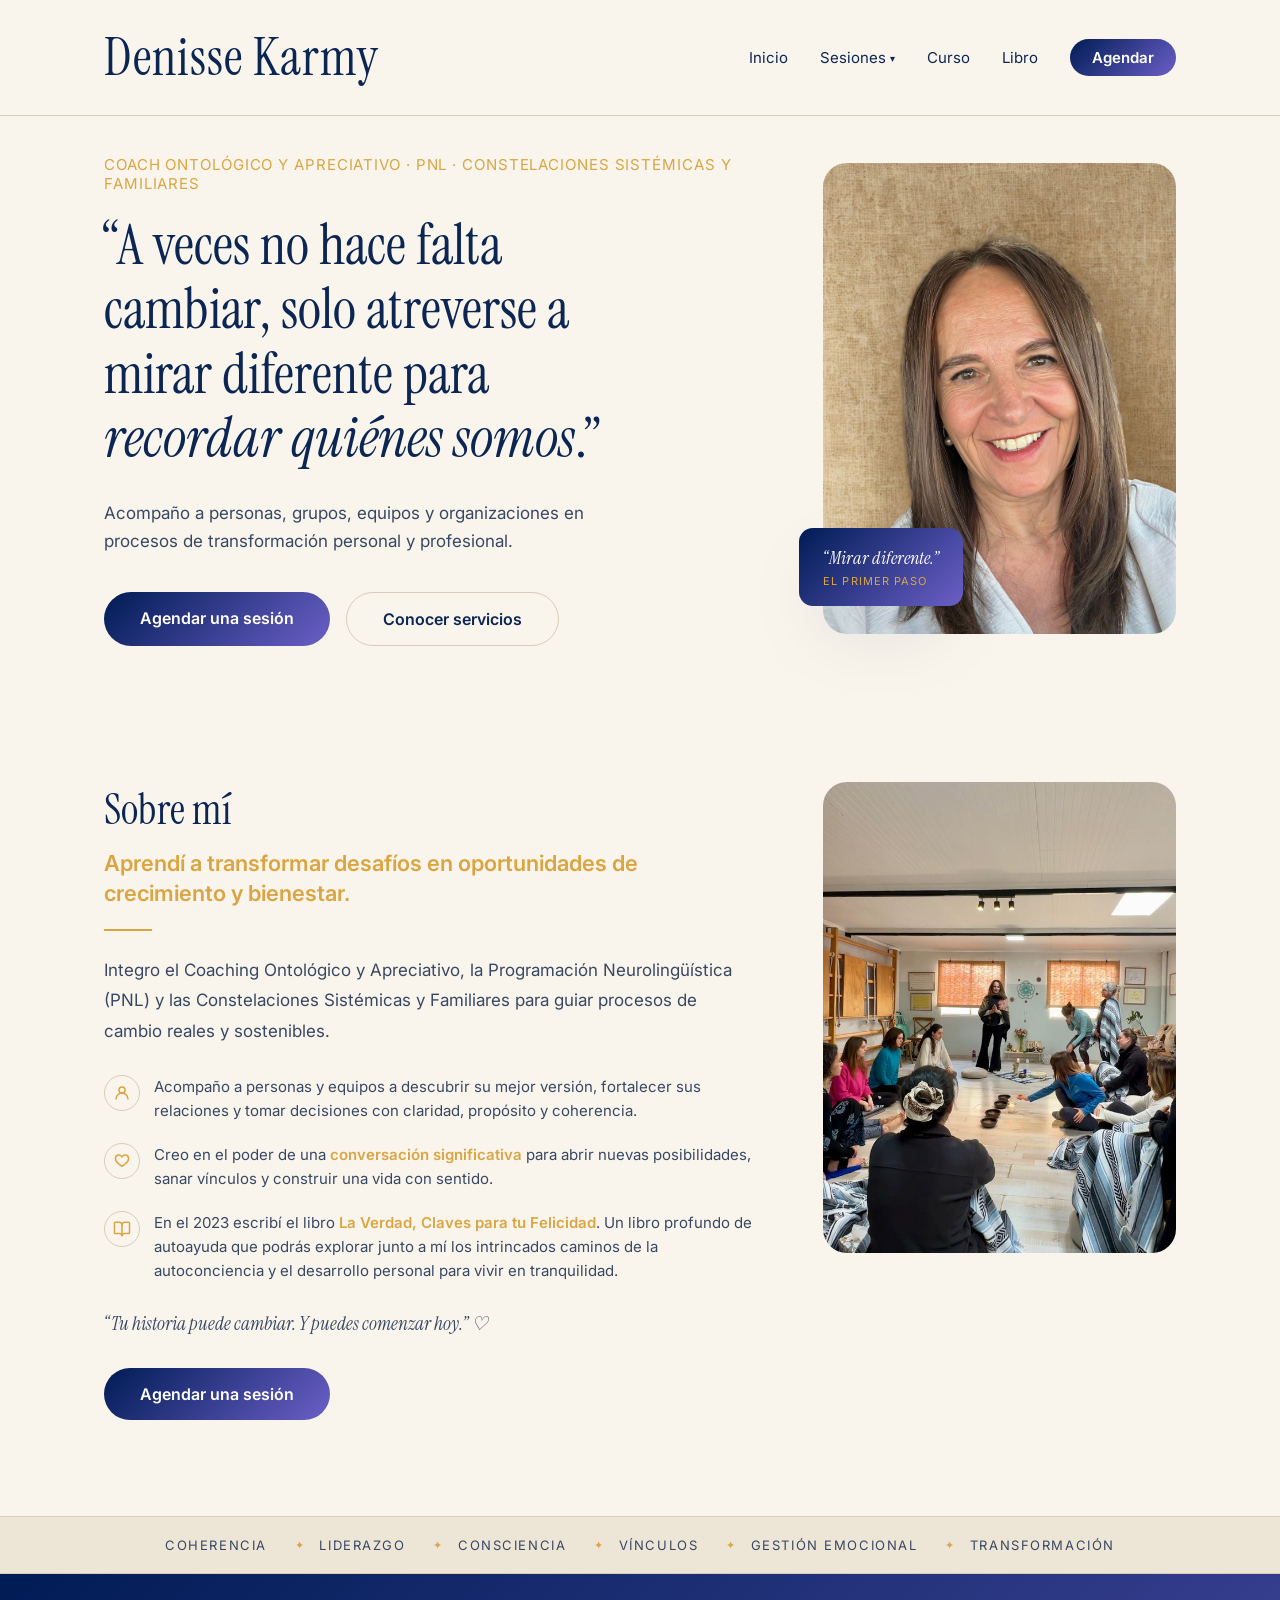
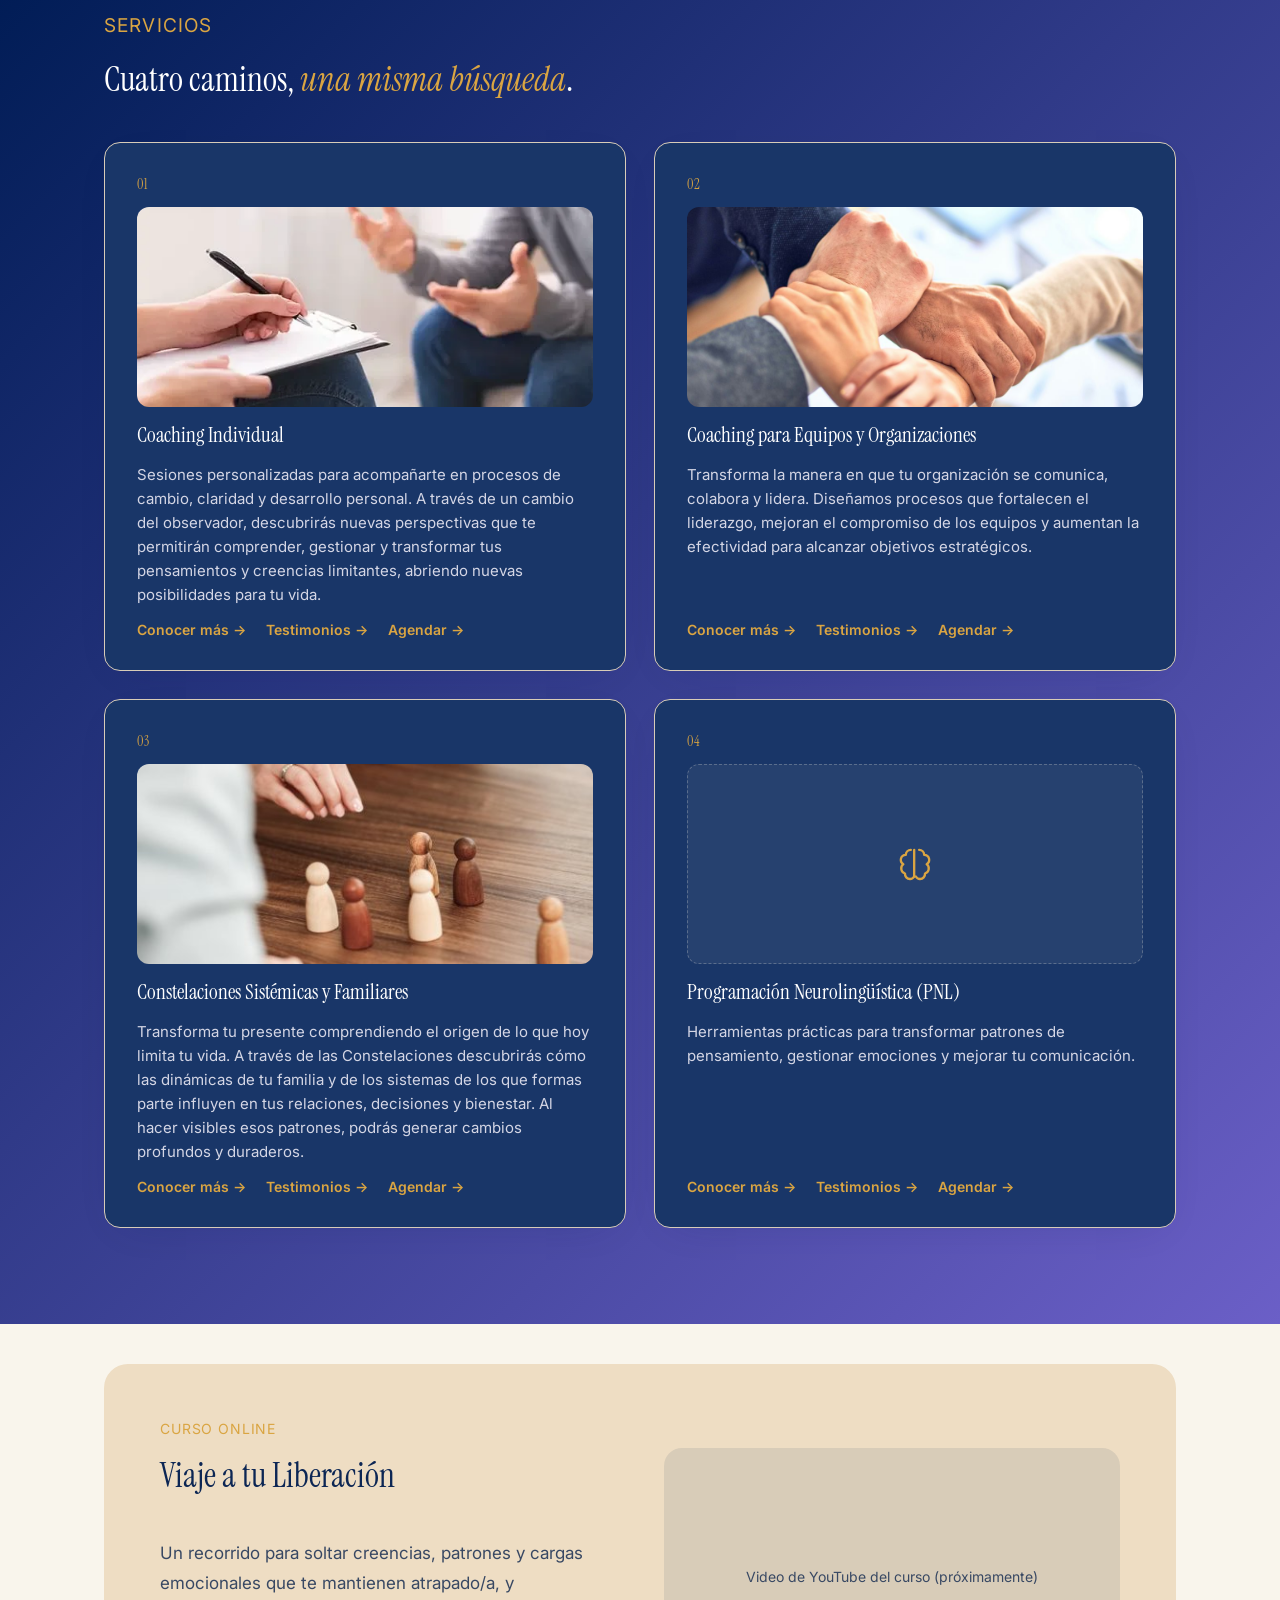
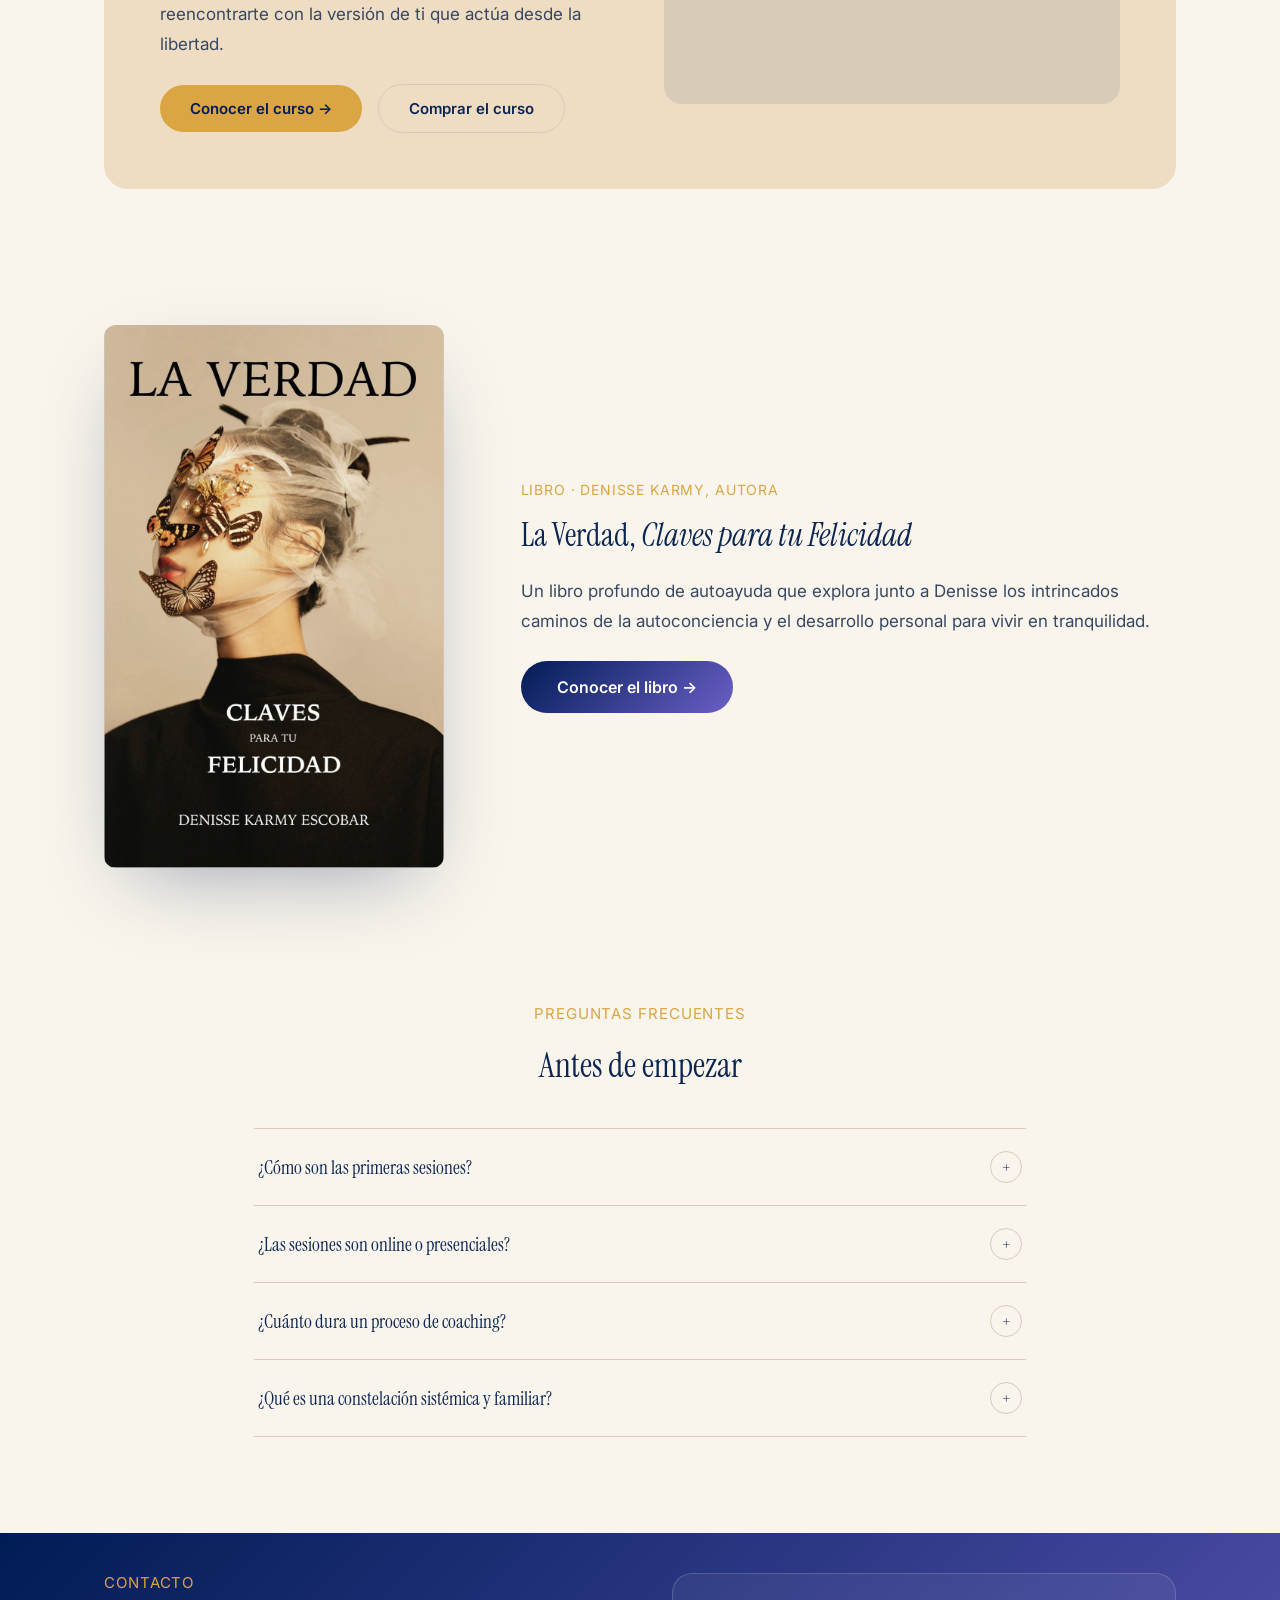
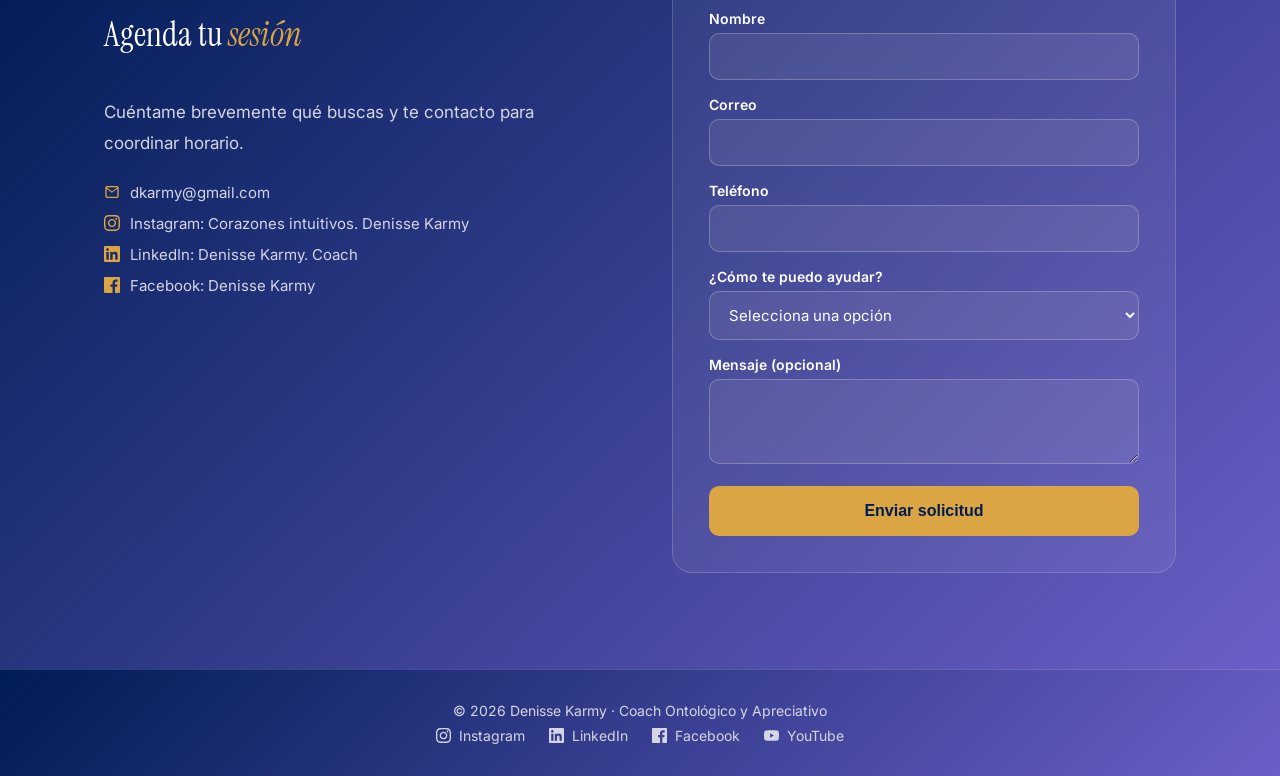
<file: index.html>
<!DOCTYPE html>
<html lang="es">
<head>
<meta charset="UTF-8">
<meta name="viewport" content="width=device-width, initial-scale=1.0">
<title data-key="inicio.meta.titulo">Denisse Karmy — Coach Ontológico y Apreciativo</title>
<meta name="description" data-key="inicio.meta.descripcion" content="Coaching Ontológico y Apreciativo, PNL y Constelaciones Sistémicas y Familiares con Denisse Karmy. Acompañamiento para personas, equipos y organizaciones en procesos de transformación.">
<meta property="og:title" content="Denisse Karmy — Coach Ontológico y Apreciativo">
<meta property="og:description" content="Coaching Ontológico y Apreciativo, PNL y Constelaciones Sistémicas y Familiares. Acompañamiento para personas, equipos y organizaciones.">
<meta property="og:type" content="website">
<meta property="og:image" content="img/foto_bio_3.jpg">
<meta name="robots" content="index, follow">
<link rel="preconnect" href="https://fonts.googleapis.com">
<link rel="preconnect" href="https://fonts.gstatic.com" crossorigin>
<link href="https://fonts.googleapis.com/css2?family=Inter:wght@400;500;600&family=Instrument+Serif:ital@0;1&display=swap" rel="stylesheet">
<link rel="stylesheet" href="css/style.css">
</head>
<body>

<header class="site-header">
  <div class="site-header-inner">
    <span class="logo">Denisse Karmy</span>
    <nav class="site-nav">
      <a href="index.html" data-key="global.nav.inicio">Inicio</a>
      <div class="nav-dropdown">
        <button type="button" class="nav-dropdown-toggle" aria-expanded="false" aria-controls="sesiones-menu">
          <span data-key="global.nav.sesiones">Sesiones</span> <span class="nav-dropdown-caret" aria-hidden="true">&#9662;</span>
        </button>
        <div class="nav-dropdown-menu" id="sesiones-menu">
          <div class="nav-dropdown-menu-inner">
            <a href="coaching-individual.html" data-key="global.nav.sesiones_individual">Coaching Individual</a>
            <a href="coaching-equipos.html" data-key="global.nav.sesiones_equipos">Coaching para Equipos y Organizaciones</a>
            <a href="constelaciones.html" data-key="global.nav.sesiones_constelaciones">Constelaciones Sistémicas y Familiares</a>
            <a href="pnl.html" data-key="global.nav.sesiones_pnl">Programación Neurolingüística (PNL)</a>
          </div>
        </div>
      </div>
      <a href="curso.html" data-key="global.nav.curso">Curso</a>
      <a href="libro.html" data-key="global.nav.libro">Libro</a>
      <a href="#agenda" class="nav-btn" data-key="global.nav.agendar">Agendar</a>
    </nav>
  </div>
</header>

<section class="hero">
  <div class="hero-copy">
    <p class="eyebrow" data-key="inicio.hero.eyebrow">Coach ontológico y apreciativo · PNL · Constelaciones Sistémicas y Familiares</p>
    <h1>&ldquo;<span data-key="inicio.hero.titulo">A veces no hace falta cambiar, solo atreverse a mirar diferente para <em class="accent-italic">recordar quiénes somos</em>.</span>&rdquo;</h1>
    <p class="lead" data-key="inicio.hero.subtitulo">Acompaño a personas, grupos, equipos y organizaciones en procesos de transformación personal y profesional.</p>
    <div class="hero-actions">
      <a href="#agenda" class="btn btn-accent" data-key="inicio.hero.boton_agendar">Agendar una sesión</a>
      <a href="#servicios" class="btn btn-outline" data-key="inicio.hero.boton_servicios">Conocer servicios</a>
    </div>
  </div>
  <div class="hero-photo-wrap">
    <img class="hero-photo" src="img/foto_bio_3.jpg" alt="Denisse Karmy, coach ontológico y apreciativo" width="896" height="1184">
    <div class="hero-badge">
      <span class="hero-badge-quote">&ldquo;<span data-key="inicio.hero.badge_cita">Mirar diferente.</span>&rdquo;</span>
      <span class="hero-badge-sub" data-key="inicio.hero.badge_sub">El primer paso</span>
    </div>
  </div>
</section>

<section class="about-hero" aria-labelledby="sobre-mi-h">
  <div class="hero-copy">
    <h2 id="sobre-mi-h" data-key="inicio.sobremi.titulo">Sobre mí</h2>
    <p class="about-tagline" data-key="inicio.sobremi.tagline">Aprendí a transformar desafíos en oportunidades de crecimiento y bienestar.</p>
    <div class="about-divider"></div>
    <p class="body-copy" data-key="inicio.sobremi.parrafo">Integro el Coaching Ontológico y Apreciativo, la Programación Neurolingüística (PNL) y las Constelaciones Sistémicas y Familiares para guiar procesos de cambio reales y sostenibles.</p>

    <div class="about-features">
      <div class="about-feature">
        <span class="about-feature-icon" aria-hidden="true">
          <svg viewBox="0 0 24 24" width="18" height="18" fill="none" stroke="currentColor" stroke-width="2" stroke-linecap="round"><circle cx="12" cy="8" r="4"/><path d="M4 20c0-4.4 3.6-8 8-8s8 3.6 8 8"/></svg>
        </span>
        <p data-key="inicio.sobremi.bullet1">Acompaño a personas y equipos a descubrir su mejor versión, fortalecer sus relaciones y tomar decisiones con claridad, propósito y coherencia.</p>
      </div>
      <div class="about-feature">
        <span class="about-feature-icon" aria-hidden="true">
          <svg viewBox="0 0 24 24" width="18" height="18" fill="none" stroke="currentColor" stroke-width="2" stroke-linecap="round" stroke-linejoin="round"><path d="M20.8 8.6c0 4.7-8.8 10.4-8.8 10.4S3.2 13.3 3.2 8.6a4.6 4.6 0 0 1 8.8-1.9A4.6 4.6 0 0 1 20.8 8.6Z"/></svg>
        </span>
        <p><span data-key="inicio.sobremi.bullet2_pre">Creo en el poder de una </span><span class="about-feature-highlight" data-key="inicio.sobremi.bullet2_highlight">conversación significativa</span><span data-key="inicio.sobremi.bullet2_post"> para abrir nuevas posibilidades, sanar vínculos y construir una vida con sentido.</span></p>
      </div>
      <div class="about-feature">
        <span class="about-feature-icon" aria-hidden="true">
          <svg viewBox="0 0 24 24" width="18" height="18" fill="none" stroke="currentColor" stroke-width="2" stroke-linecap="round" stroke-linejoin="round"><path d="M12 7v14"/><path d="M3 18a1 1 0 0 1-1-1V4a1 1 0 0 1 1-1h5a4 4 0 0 1 4 4 4 4 0 0 1 4-4h5a1 1 0 0 1 1 1v13a1 1 0 0 1-1 1h-6a3 3 0 0 0-3 3 3 3 0 0 0-3-3z"/></svg>
        </span>
        <p><span data-key="inicio.sobremi.bullet3_pre">En el 2023 escribí el libro </span><a href="libro.html" class="about-feature-highlight" data-key="inicio.sobremi.bullet3_link">La Verdad, Claves para tu Felicidad</a><span data-key="inicio.sobremi.bullet3_post">. Un libro profundo de autoayuda que podrás explorar junto a mí los intrincados caminos de la autoconciencia y el desarrollo personal para vivir en tranquilidad.</span></p>
      </div>
    </div>

    <!-- Tarjetas de credenciales (Coach ontológico / Practitioner PNL /
         Especialista Constelaciones) removidas a pedido del cliente. Las
         keys inicio.sobremi.credencial1/2/3_titulo/texto quedan huérfanas
         en el CSV/hoja, sin borrar. -->

    <p class="about-quote">&ldquo;<span data-key="inicio.sobremi.cita">Tu historia puede cambiar. Y puedes comenzar hoy.</span>&rdquo; &#9825;</p>

    <div class="hero-actions">
      <a href="#agenda" class="btn btn-accent" data-key="inicio.sobremi.boton">Agendar una sesión</a>
    </div>
  </div>
  <img class="hero-photo" src="img/foto_sobre_mi.jpeg" alt="Denisse Karmy facilitando un taller grupal" loading="lazy">
</section>

<div class="marquee-band">
  <ul>
    <li data-key="inicio.marquee.item1">Coherencia</li>
    <li data-key="inicio.marquee.item2">Liderazgo</li>
    <li data-key="inicio.marquee.item3">Consciencia</li>
    <li data-key="inicio.marquee.item4">Vínculos</li>
    <li data-key="inicio.marquee.item5">Gestión emocional</li>
    <li data-key="inicio.marquee.item6">Transformación</li>
  </ul>
</div>

<section id="servicios" class="section-dark">
  <div class="section" aria-labelledby="servicios-h">
    <p class="eyebrow eyebrow-lg" data-key="inicio.servicios.eyebrow">Servicios</p>
    <h2 id="servicios-h" data-key="inicio.servicios.titulo">Cuatro caminos, <em class="accent-italic">una misma búsqueda</em>.</h2>
    <div class="card-grid card-grid-services">
      <article class="card service-card">
        <span class="service-number">01</span>
        <img src="img/foto_coaching_individual.webp" alt="Coaching Individual" width="400" height="200" loading="lazy">
        <h3 data-key="inicio.servicios.card1_titulo">Coaching Individual</h3>
        <p data-key="inicio.servicios.card1_texto">Sesiones personalizadas para acompañarte en procesos de cambio, claridad y desarrollo personal. A través de un cambio del observador, descubrirás nuevas perspectivas que te permitirán comprender, gestionar y transformar tus pensamientos y creencias limitantes, abriendo nuevas posibilidades para tu vida.</p>
        <div class="service-links">
          <a href="coaching-individual.html" class="service-link">Conocer más &#8594;</a>
          <a href="coaching-individual.html#testimonios-video-individual-h" class="service-link">Testimonios &#8594;</a>
          <a href="#agenda?servicio=individual" class="service-link">Agendar &#8594;</a>
        </div>
      </article>
      <article class="card service-card">
        <span class="service-number">02</span>
        <img src="img/coaching_equipos_organizaciones.jpg" alt="Coaching para Equipos y Organizaciones" width="400" height="200" loading="lazy">
        <h3 data-key="inicio.servicios.card2_titulo">Coaching para Equipos y Organizaciones</h3>
        <p data-key="inicio.servicios.card2_texto">Transforma la manera en que tu organización se comunica, colabora y lidera. Diseñamos procesos que fortalecen el liderazgo, mejoran el compromiso de los equipos y aumentan la efectividad para alcanzar objetivos estratégicos.</p>
        <div class="service-links">
          <a href="coaching-equipos.html" class="service-link">Conocer más &#8594;</a>
          <a href="coaching-equipos.html#testimonios-equipos-h" class="service-link">Testimonios &#8594;</a>
          <a href="#agenda?servicio=equipos" class="service-link">Agendar &#8594;</a>
        </div>
      </article>
      <article class="card service-card">
        <span class="service-number">03</span>
        <img src="img/constelaciones_familiares_2.jpg" alt="Constelaciones Sistémicas y Familiares" width="400" height="200" loading="lazy">
        <h3 data-key="inicio.servicios.card3_titulo">Constelaciones Sistémicas y Familiares</h3>
        <p data-key="inicio.servicios.card3_texto">Transforma tu presente comprendiendo el origen de lo que hoy limita tu vida. A través de las Constelaciones descubrirás cómo las dinámicas de tu familia y de los sistemas de los que formas parte influyen en tus relaciones, decisiones y bienestar. Al hacer visibles esos patrones, podrás generar cambios profundos y duraderos.</p>
        <div class="service-links">
          <a href="constelaciones.html" class="service-link">Conocer más &#8594;</a>
          <a href="constelaciones.html#testimonios-video-constelaciones-h" class="service-link">Testimonios &#8594;</a>
          <a href="#agenda?servicio=constelaciones" class="service-link">Agendar &#8594;</a>
        </div>
      </article>
      <article class="card service-card">
        <span class="service-number">04</span>
        <!-- Foto pendiente: el cliente definira la imagen para esta tarjeta. -->
        <div class="service-photo-placeholder" aria-hidden="true">
          <svg viewBox="0 0 24 24" width="40" height="40" fill="none" stroke="currentColor" stroke-width="1.4" stroke-linecap="round" stroke-linejoin="round"><path d="M9.5 3.5a3 3 0 0 0-3 3 3 3 0 0 0-1.5 5.6 3.2 3.2 0 0 0 1 5.6A3 3 0 0 0 9 21a2.9 2.9 0 0 0 2.5-1.5"/><path d="M14.5 3.5a3 3 0 0 1 3 3 3 3 0 0 1 1.5 5.6 3.2 3.2 0 0 1-1 5.6A3 3 0 0 1 15 21a2.9 2.9 0 0 1-2.5-1.5"/><path d="M11.5 3.5v16"/></svg>
        </div>
        <h3 data-key="inicio.servicios.card4_titulo">Programación Neurolingüística (PNL)</h3>
        <p data-key="inicio.servicios.card4_texto">Herramientas prácticas para transformar patrones de pensamiento, gestionar emociones y mejorar tu comunicación.</p>
        <div class="service-links">
          <a href="pnl.html" class="service-link">Conocer más &#8594;</a>
          <a href="pnl.html#testimonios-pnl-h" class="service-link">Testimonios &#8594;</a>
          <a href="#agenda?servicio=pnl" class="service-link">Agendar &#8594;</a>
        </div>
      </article>
    </div>
  </div>
</section>

<section class="section" aria-labelledby="curso-h">
  <div class="curso-box">
    <div class="curso-grid">
      <div>
        <p class="eyebrow eyebrow-tight" data-key="inicio.curso.eyebrow">Curso online</p>
        <h2 id="curso-h" class="curso-title" data-key="inicio.curso.titulo">Viaje a tu Liberación</h2>
        <p class="body-copy" data-key="inicio.curso.texto">Un recorrido para soltar creencias, patrones y cargas emocionales que te mantienen atrapado/a, y reencontrarte con la versión de ti que actúa desde la libertad.</p>
        <div class="curso-actions">
          <a href="curso.html" class="btn btn-accent-dark"><span data-key="inicio.curso.boton_conocer">Conocer el curso</span> &#8594;</a>
          <a href="#agenda?servicio=curso" class="btn btn-outline" data-key="inicio.curso.boton_comprar">Comprar el curso</a>
        </div>
      </div>
      <div class="video-placeholder">
        <span data-key="inicio.curso.video_placeholder">Video de YouTube del curso (próximamente)</span>
      </div>
    </div>
  </div>
</section>

<section id="libro" class="section" aria-labelledby="libro-h">
  <div class="libro-grid">
    <img src="img/foto_original_libro.jpg" alt="Portada del libro La Verdad, Claves para tu Felicidad" width="900" height="1439">
    <div>
      <p class="eyebrow eyebrow-tight" data-key="inicio.libro.eyebrow">Libro · Denisse Karmy, autora</p>
      <h2 id="libro-h" data-key="inicio.libro.titulo">La Verdad, <em class="accent-italic">Claves para tu Felicidad</em></h2>
      <p class="body-copy" data-key="inicio.libro.texto">Un libro profundo de autoayuda que explora junto a Denisse los intrincados caminos de la autoconciencia y el desarrollo personal para vivir en tranquilidad.</p>
      <a href="libro.html" class="btn btn-accent"><span data-key="inicio.libro.boton">Conocer el libro</span> &#8594;</a>
    </div>
  </div>
</section>

<!-- Sección de testimonios del index removida: quedó absorbida por los
     testimonios propios de cada landing de servicio. Las keys
     inicio.testimonios.* quedan huérfanas en el CSV/hoja, sin borrar. -->

<!-- Contenido borrador: Denisse debe revisar y ajustar preguntas/respuestas con su información real antes de publicar. -->
<section id="faq" class="section section-narrow faq-section" aria-labelledby="faq-h">
  <p class="eyebrow" data-key="inicio.faq.eyebrow">Preguntas frecuentes</p>
  <h2 id="faq-h" data-key="inicio.faq.titulo">Antes de empezar</h2>
  <div class="faq-list">
    <div class="faq-item">
      <button type="button" class="faq-question" aria-expanded="false">
        <span data-key="inicio.faq.p1_pregunta">¿Cómo son las primeras sesiones?</span>
        <span class="faq-icon">+</span>
      </button>
      <div class="faq-answer hidden">
        <p data-key="inicio.faq.p1_respuesta">Cada proceso es único. La cantidad de sesiones dependerá de tus objetivos y de la profundidad del tema a abordar. En muchos casos, los cambios comienzan a percibirse desde la primera sesión. En procesos organizacionales, el acompañamiento suele desarrollarse de ocho a más sesiones para lograr resultados sostenibles.</p>
      </div>
    </div>
    <div class="faq-item">
      <button type="button" class="faq-question" aria-expanded="false">
        <span data-key="inicio.faq.p2_pregunta">¿Las sesiones son online o presenciales?</span>
        <span class="faq-icon">+</span>
      </button>
      <div class="faq-answer hidden">
        <p data-key="inicio.faq.p2_respuesta">Ambas modalidades están disponibles, según lo que te acomode mejor.</p>
      </div>
    </div>
    <div class="faq-item">
      <button type="button" class="faq-question" aria-expanded="false">
        <span data-key="inicio.faq.p3_pregunta">¿Cuánto dura un proceso de coaching?</span>
        <span class="faq-icon">+</span>
      </button>
      <div class="faq-answer hidden">
        <p data-key="inicio.faq.p3_respuesta">Varía según cada persona y objetivo. En general, los procesos se trabajan a lo largo de varias sesiones durante algunas semanas o meses.</p>
      </div>
    </div>
    <div class="faq-item">
      <button type="button" class="faq-question" aria-expanded="false">
        <span data-key="inicio.faq.p4_pregunta">¿Qué es una constelación sistémica y familiar?</span>
        <span class="faq-icon">+</span>
      </button>
      <div class="faq-answer hidden">
        <p data-key="inicio.faq.p4_respuesta">Es un espacio de trabajo sistémico donde se representan vínculos y patrones —familiares, de pareja o de equipo— para sanar cargas heredadas y encontrar mayor claridad y libertad.</p>
      </div>
    </div>
  </div>
</section>

<section id="agenda" class="section-dark" aria-labelledby="agenda-h">
  <div class="section">
  <div class="agenda-grid">
    <div>
      <p class="eyebrow" data-key="inicio.agenda.eyebrow">Contacto</p>
      <h2 id="agenda-h" data-key="inicio.agenda.titulo">Agenda tu <em class="accent-italic">sesión</em></h2>
      <p class="body-copy" data-key="inicio.agenda.texto">Cuéntame brevemente qué buscas y te contacto para coordinar horario.</p>
      <div class="contact-list">
        <a href="mailto:dkarmy@gmail.com" class="contact-link">
          <span class="contact-icon" aria-hidden="true"><svg viewBox="0 0 24 24" width="16" height="16" fill="currentColor"><path d="M2 5.5A2.5 2.5 0 0 1 4.5 3h15A2.5 2.5 0 0 1 22 5.5v13a2.5 2.5 0 0 1-2.5 2.5h-15A2.5 2.5 0 0 1 2 18.5v-13Zm2.2-.3 7.8 5.9 7.8-5.9a.5.5 0 0 0-.3-.2H4.5a.5.5 0 0 0-.3.2ZM4 7.1v11.4c0 .3.2.5.5.5h15c.3 0 .5-.2.5-.5V7.1l-7.7 5.8a1 1 0 0 1-1.2 0L4 7.1Z"/></svg></span>
          <span data-key="inicio.agenda.email">dkarmy@gmail.com</span>
        </a>
        <a href="https://instagram.com/corazones_intuitivos" target="_blank" rel="noopener" class="contact-link">
          <span class="contact-icon" aria-hidden="true"><svg viewBox="0 0 24 24" width="16" height="16" fill="currentColor"><path d="M12 2.163c3.204 0 3.584.012 4.85.07 3.252.148 4.771 1.691 4.919 4.919.058 1.265.069 1.645.069 4.849 0 3.205-.012 3.584-.069 4.849-.149 3.225-1.664 4.771-4.919 4.919-1.266.058-1.644.07-4.85.07-3.204 0-3.584-.012-4.849-.07-3.26-.149-4.771-1.699-4.919-4.92-.058-1.265-.07-1.644-.07-4.849 0-3.204.013-3.583.07-4.849.149-3.227 1.664-4.771 4.919-4.919 1.266-.057 1.645-.069 4.849-.069zm0-2.163c-3.259 0-3.667.014-4.947.072-4.358.2-6.78 2.618-6.98 6.98-.059 1.281-.073 1.689-.073 4.948 0 3.259.014 3.668.072 4.948.2 4.358 2.618 6.78 6.98 6.98 1.281.058 1.689.072 4.948.072 3.259 0 3.668-.014 4.948-.072 4.354-.2 6.782-2.618 6.979-6.98.059-1.28.073-1.689.073-4.948 0-3.259-.014-3.667-.072-4.947-.196-4.354-2.617-6.78-6.979-6.98-1.281-.059-1.69-.073-4.949-.073zm0 5.838c-3.403 0-6.162 2.759-6.162 6.162s2.759 6.163 6.162 6.163 6.162-2.759 6.162-6.163c0-3.403-2.759-6.162-6.162-6.162zm0 10.162c-2.209 0-4-1.79-4-4 0-2.209 1.791-4 4-4s4 1.791 4 4c0 2.21-1.791 4-4 4zm6.406-11.845c-.796 0-1.441.645-1.441 1.44s.645 1.44 1.441 1.44c.795 0 1.439-.645 1.439-1.44s-.644-1.44-1.439-1.44z"/></svg></span>
          <span data-key="inicio.agenda.instagram_texto">Instagram: Corazones intuitivos. Denisse Karmy</span>
        </a>
        <a href="https://www.linkedin.com/in/denisse-karmy-7ab96a31/" target="_blank" rel="noopener" class="contact-link">
          <span class="contact-icon" aria-hidden="true"><svg viewBox="0 0 24 24" width="16" height="16" fill="currentColor"><path d="M20.447 20.452h-3.554v-5.569c0-1.328-.027-3.037-1.852-3.037-1.853 0-2.136 1.445-2.136 2.939v5.667H9.351V9h3.414v1.561h.046c.477-.9 1.637-1.85 3.37-1.85 3.601 0 4.267 2.37 4.267 5.455v6.286zM5.337 7.433c-1.144 0-2.063-.926-2.063-2.065 0-1.138.92-2.063 2.063-2.063 1.14 0 2.064.925 2.064 2.063 0 1.139-.925 2.065-2.064 2.065zm1.782 13.019H3.555V9h3.564v11.452zM22.225 0H1.771C.792 0 0 .774 0 1.729v20.542C0 23.227.792 24 1.771 24h20.451C23.2 24 24 23.227 24 22.271V1.729C24 .774 23.2 0 22.222 0h.003z"/></svg></span>
          <span data-key="inicio.agenda.linkedin_texto">LinkedIn: Denisse Karmy. Coach</span>
        </a>
        <a href="https://web.facebook.com/p/Corazones-intuitivos-Denisse-Karmy-100064726447124/" target="_blank" rel="noopener" class="contact-link">
          <span class="contact-icon" aria-hidden="true"><svg viewBox="0 0 24 24" width="16" height="16" fill="currentColor"><path d="M22.675 0h-21.35c-.732 0-1.325.593-1.325 1.325v21.351c0 .731.593 1.324 1.325 1.324h11.495v-9.294h-3.128v-3.622h3.128v-2.671c0-3.1 1.893-4.788 4.659-4.788 1.325 0 2.463.099 2.795.143v3.24l-1.918.001c-1.504 0-1.795.715-1.795 1.763v2.313h3.587l-.467 3.622h-3.12V24h6.116c.73 0 1.323-.593 1.323-1.325v-21.35c0-.732-.593-1.325-1.325-1.325z"/></svg></span>
          <span data-key="inicio.agenda.facebook_texto">Facebook: Denisse Karmy</span>
        </a>
      </div>
    </div>

    <div class="form-card">
      <div id="agendaSuccess" class="success hidden">
        <div class="check">✓</div>
        <h3 id="successName" data-key="inicio.agenda.exito_titulo">¡Gracias!</h3>
        <p data-key="inicio.agenda.exito_texto">Recibí tu solicitud. Te contactaré pronto para coordinar tu sesión.</p>
      </div>

      <form id="agendaForm">
        <label><span data-key="inicio.agenda.form_label_nombre">Nombre</span>
          <input type="text" name="Nombre" required>
        </label>
        <label><span data-key="inicio.agenda.form_label_correo">Correo</span>
          <input type="email" name="Correo" required>
        </label>
        <label><span data-key="inicio.agenda.form_label_telefono">Teléfono</span>
          <input type="tel" name="Telefono" required>
        </label>
        <label><span data-key="inicio.agenda.form_label_servicio">¿Cómo te puedo ayudar?</span>
          <select name="Servicio" required>
            <option value="">Selecciona una opción</option>
            <option value="individual">Coaching Individual</option>
            <option value="equipos">Coaching para Equipos y Organizaciones</option>
            <option value="constelaciones">Constelaciones Sistémicas y Familiares</option>
            <option value="pnl">Programación Neurolingüística (PNL)</option>
            <option value="curso">Curso Viaje a tu Liberación</option>
            <option value="libro">Consulta sobre el libro</option>
          </select>
        </label>
        <label><span data-key="inicio.agenda.form_label_mensaje">Mensaje (opcional)</span>
          <textarea name="Mensaje" rows="3"></textarea>
        </label>
        <input type="text" name="_honey" class="hidden" tabindex="-1" autocomplete="off">
        <button type="submit" id="agendaSubmitBtn" data-key="inicio.agenda.form_boton">Enviar solicitud</button>
        <p id="agendaError" class="error hidden"></p>
      </form>
    </div>
  </div>
  </div>
</section>

<footer class="site-footer section-dark">
  <span data-key="global.footer.copyright">© 2026 Denisse Karmy · Coach Ontológico y Apreciativo</span>
  <div class="footer-links">
    <a href="https://instagram.com/corazones_intuitivos" target="_blank" rel="noopener"><span class="contact-icon" aria-hidden="true"><svg viewBox="0 0 24 24" width="15" height="15" fill="currentColor"><path d="M12 2.163c3.204 0 3.584.012 4.85.07 3.252.148 4.771 1.691 4.919 4.919.058 1.265.069 1.645.069 4.849 0 3.205-.012 3.584-.069 4.849-.149 3.225-1.664 4.771-4.919 4.919-1.266.058-1.644.07-4.85.07-3.204 0-3.584-.012-4.849-.07-3.26-.149-4.771-1.699-4.919-4.92-.058-1.265-.07-1.644-.07-4.849 0-3.204.013-3.583.07-4.849.149-3.227 1.664-4.771 4.919-4.919 1.266-.057 1.645-.069 4.849-.069zm0-2.163c-3.259 0-3.667.014-4.947.072-4.358.2-6.78 2.618-6.98 6.98-.059 1.281-.073 1.689-.073 4.948 0 3.259.014 3.668.072 4.948.2 4.358 2.618 6.78 6.98 6.98 1.281.058 1.689.072 4.948.072 3.259 0 3.668-.014 4.948-.072 4.354-.2 6.782-2.618 6.979-6.98.059-1.28.073-1.689.073-4.948 0-3.259-.014-3.667-.072-4.947-.196-4.354-2.617-6.78-6.979-6.98-1.281-.059-1.69-.073-4.949-.073zm0 5.838c-3.403 0-6.162 2.759-6.162 6.162s2.759 6.163 6.162 6.163 6.162-2.759 6.162-6.163c0-3.403-2.759-6.162-6.162-6.162zm0 10.162c-2.209 0-4-1.79-4-4 0-2.209 1.791-4 4-4s4 1.791 4 4c0 2.21-1.791 4-4 4zm6.406-11.845c-.796 0-1.441.645-1.441 1.44s.645 1.44 1.441 1.44c.795 0 1.439-.645 1.439-1.44s-.644-1.44-1.439-1.44z"/></svg></span><span data-key="global.footer.instagram">Instagram</span></a>
    <a href="https://www.linkedin.com/in/denisse-karmy-7ab96a31/" target="_blank" rel="noopener"><span class="contact-icon" aria-hidden="true"><svg viewBox="0 0 24 24" width="15" height="15" fill="currentColor"><path d="M20.447 20.452h-3.554v-5.569c0-1.328-.027-3.037-1.852-3.037-1.853 0-2.136 1.445-2.136 2.939v5.667H9.351V9h3.414v1.561h.046c.477-.9 1.637-1.85 3.37-1.85 3.601 0 4.267 2.37 4.267 5.455v6.286zM5.337 7.433c-1.144 0-2.063-.926-2.063-2.065 0-1.138.92-2.063 2.063-2.063 1.14 0 2.064.925 2.064 2.063 0 1.139-.925 2.065-2.064 2.065zm1.782 13.019H3.555V9h3.564v11.452zM22.225 0H1.771C.792 0 0 .774 0 1.729v20.542C0 23.227.792 24 1.771 24h20.451C23.2 24 24 23.227 24 22.271V1.729C24 .774 23.2 0 22.222 0h.003z"/></svg></span><span data-key="global.footer.linkedin">LinkedIn</span></a>
    <a href="https://web.facebook.com/p/Corazones-intuitivos-Denisse-Karmy-100064726447124/" target="_blank" rel="noopener"><span class="contact-icon" aria-hidden="true"><svg viewBox="0 0 24 24" width="15" height="15" fill="currentColor"><path d="M22.675 0h-21.35c-.732 0-1.325.593-1.325 1.325v21.351c0 .731.593 1.324 1.325 1.324h11.495v-9.294h-3.128v-3.622h3.128v-2.671c0-3.1 1.893-4.788 4.659-4.788 1.325 0 2.463.099 2.795.143v3.24l-1.918.001c-1.504 0-1.795.715-1.795 1.763v2.313h3.587l-.467 3.622h-3.12V24h6.116c.73 0 1.323-.593 1.323-1.325v-21.35c0-.732-.593-1.325-1.325-1.325z"/></svg></span><span data-key="global.footer.facebook">Facebook</span></a>
    <a href="https://www.youtube.com/@corazonesintuitivosdenisse3266" target="_blank" rel="noopener"><span class="contact-icon" aria-hidden="true"><svg viewBox="0 0 24 24" width="15" height="15" fill="currentColor"><path d="M23.498 6.186a2.998 2.998 0 0 0-2.11-2.12C19.505 3.545 12 3.545 12 3.545s-7.505 0-9.388.521a2.998 2.998 0 0 0-2.11 2.12A31.32 31.32 0 0 0 0 12a31.32 31.32 0 0 0 .502 5.814 2.998 2.998 0 0 0 2.11 2.12c1.883.521 9.388.521 9.388.521s7.505 0 9.388-.521a2.998 2.998 0 0 0 2.11-2.12A31.32 31.32 0 0 0 24 12a31.32 31.32 0 0 0-.502-5.814zM9.75 15.568V8.432L15.818 12 9.75 15.568z"/></svg></span><span data-key="global.footer.youtube">YouTube</span></a>
  </div>
</footer>

<script src="js/main.js"></script>
</body>
</html>
</file>
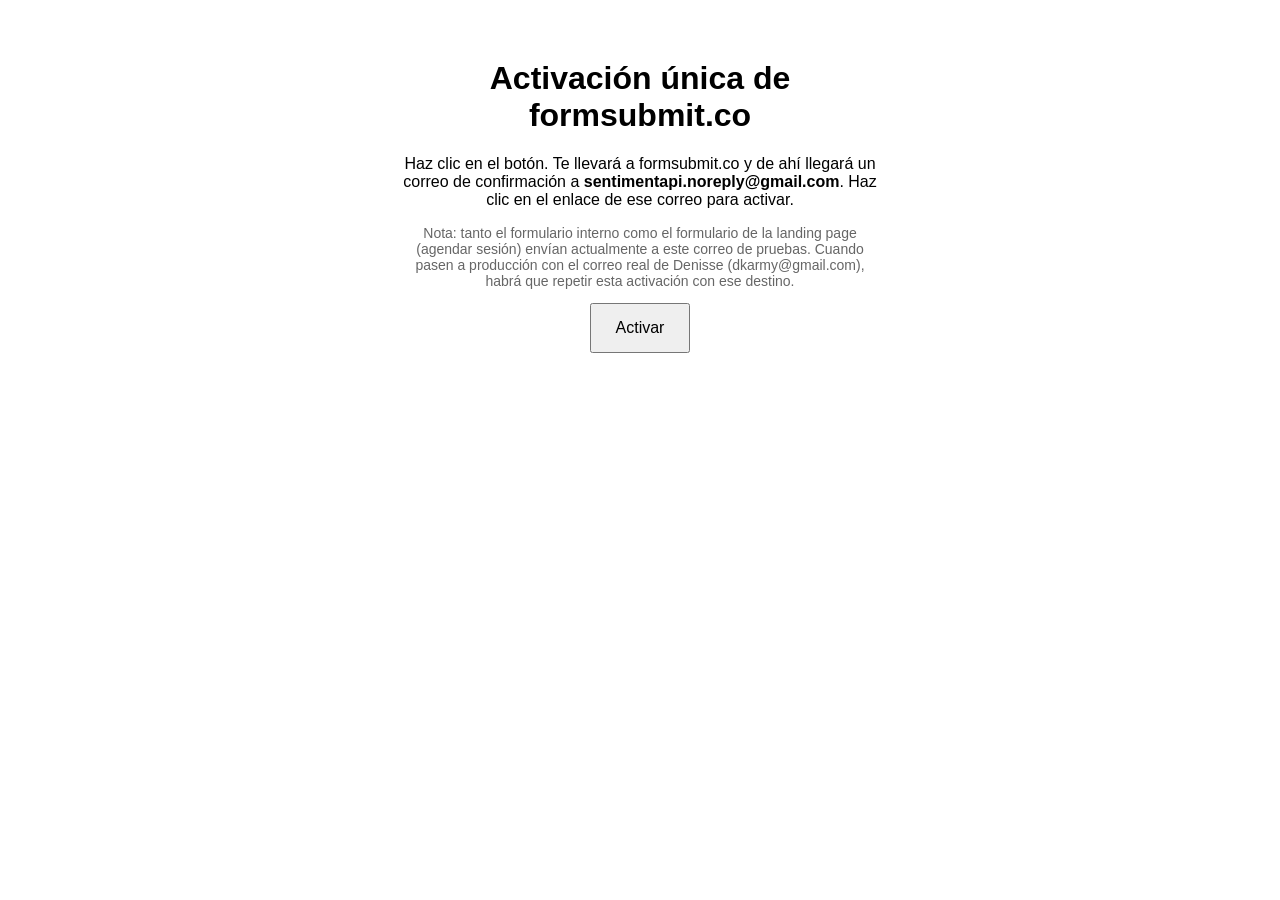
<file: activate.html>
<!DOCTYPE html>
<html lang="es">
<head>
<meta charset="UTF-8">
<title>Activar formsubmit.co</title>
</head>
<body style="font-family: sans-serif; max-width: 480px; margin: 60px auto; text-align: center;">
  <h1>Activación única de formsubmit.co</h1>
  <p>Haz clic en el botón. Te llevará a formsubmit.co y de ahí llegará un correo de confirmación a <strong>sentimentapi.noreply@gmail.com</strong>. Haz clic en el enlace de ese correo para activar.</p>
  <p style="font-size: 14px; color: #666;">Nota: tanto el formulario interno como el formulario de la landing page (agendar sesión) envían actualmente a este correo de pruebas. Cuando pasen a producción con el correo real de Denisse (dkarmy@gmail.com), habrá que repetir esta activación con ese destino.</p>
  <form action="https://formsubmit.co/sentimentapi.noreply@gmail.com" method="POST">
    <input type="hidden" name="_subject" value="Activación formulario Denisse Karmy">
    <input type="text" name="Nota" value="Activación del buzón" hidden>
    <button type="submit" style="padding: 14px 24px; font-size: 16px; cursor: pointer;">Activar</button>
  </form>
</body>
</html>
</file>
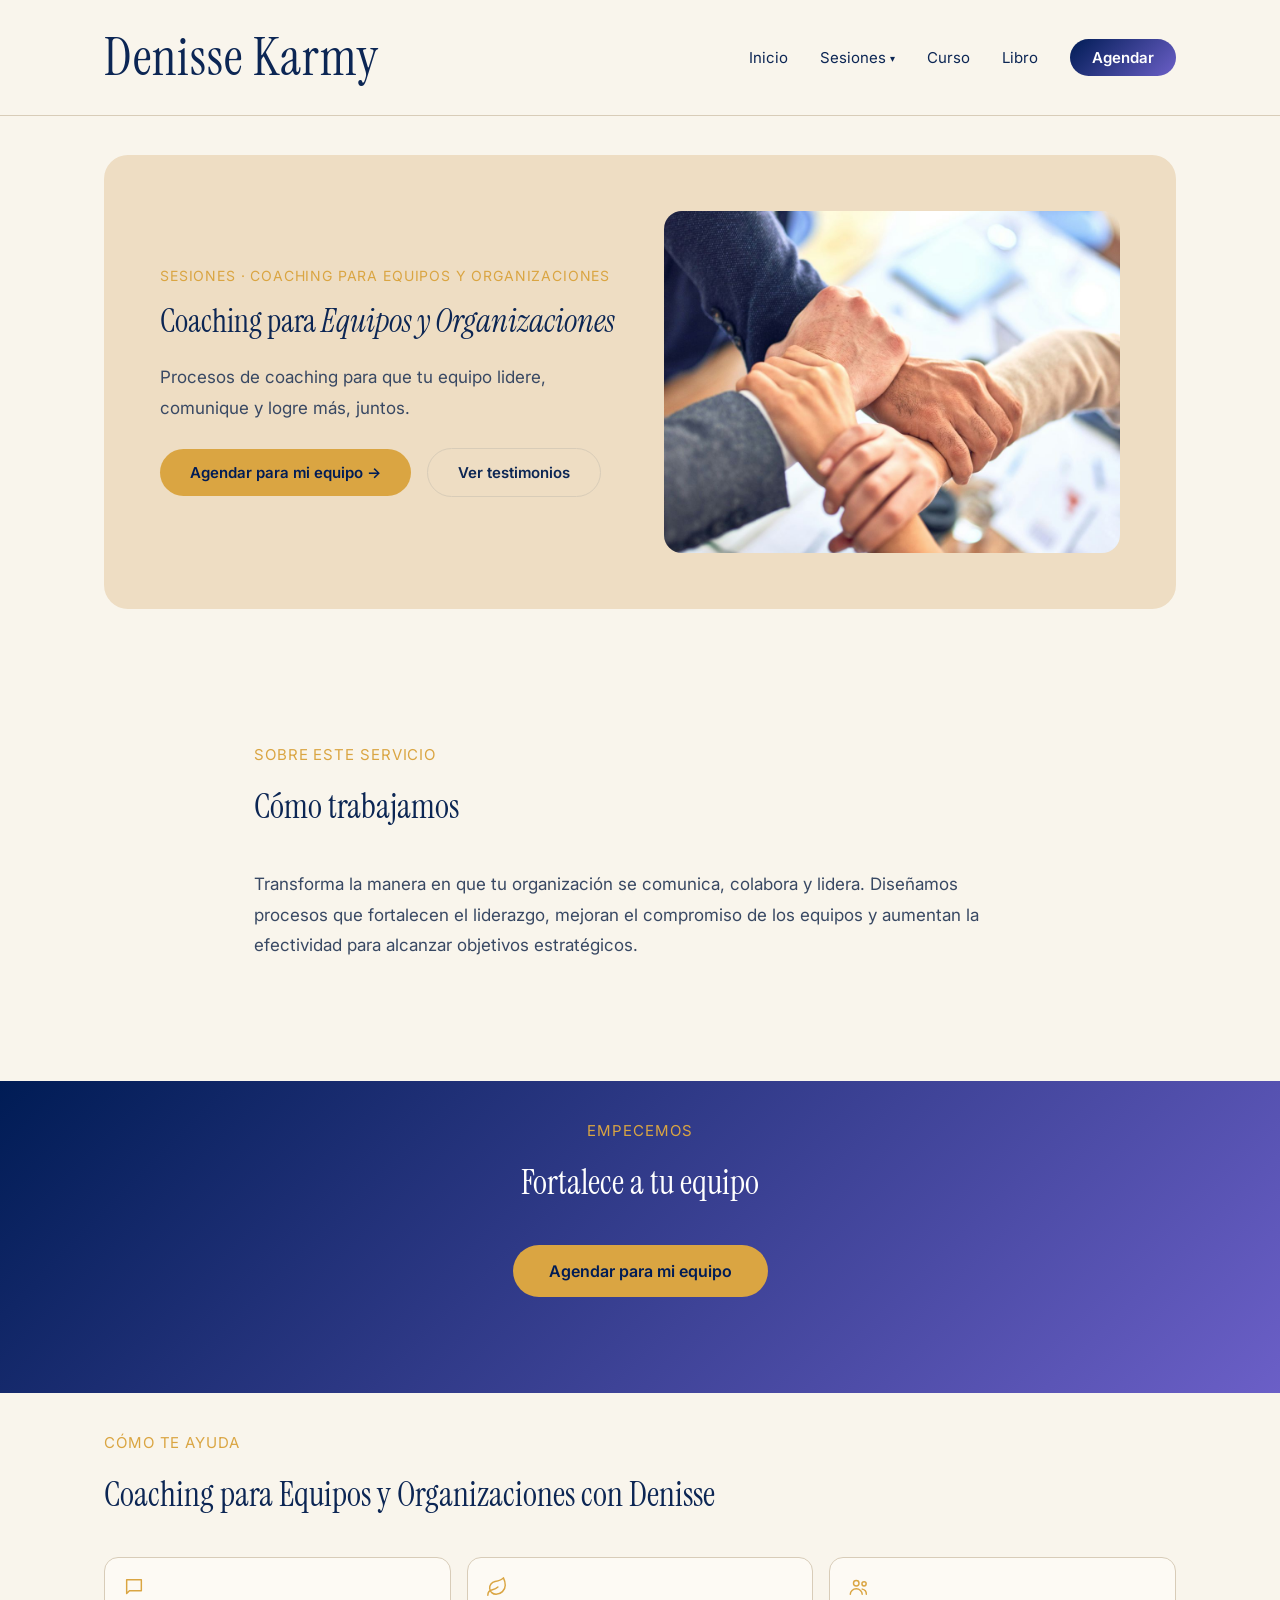
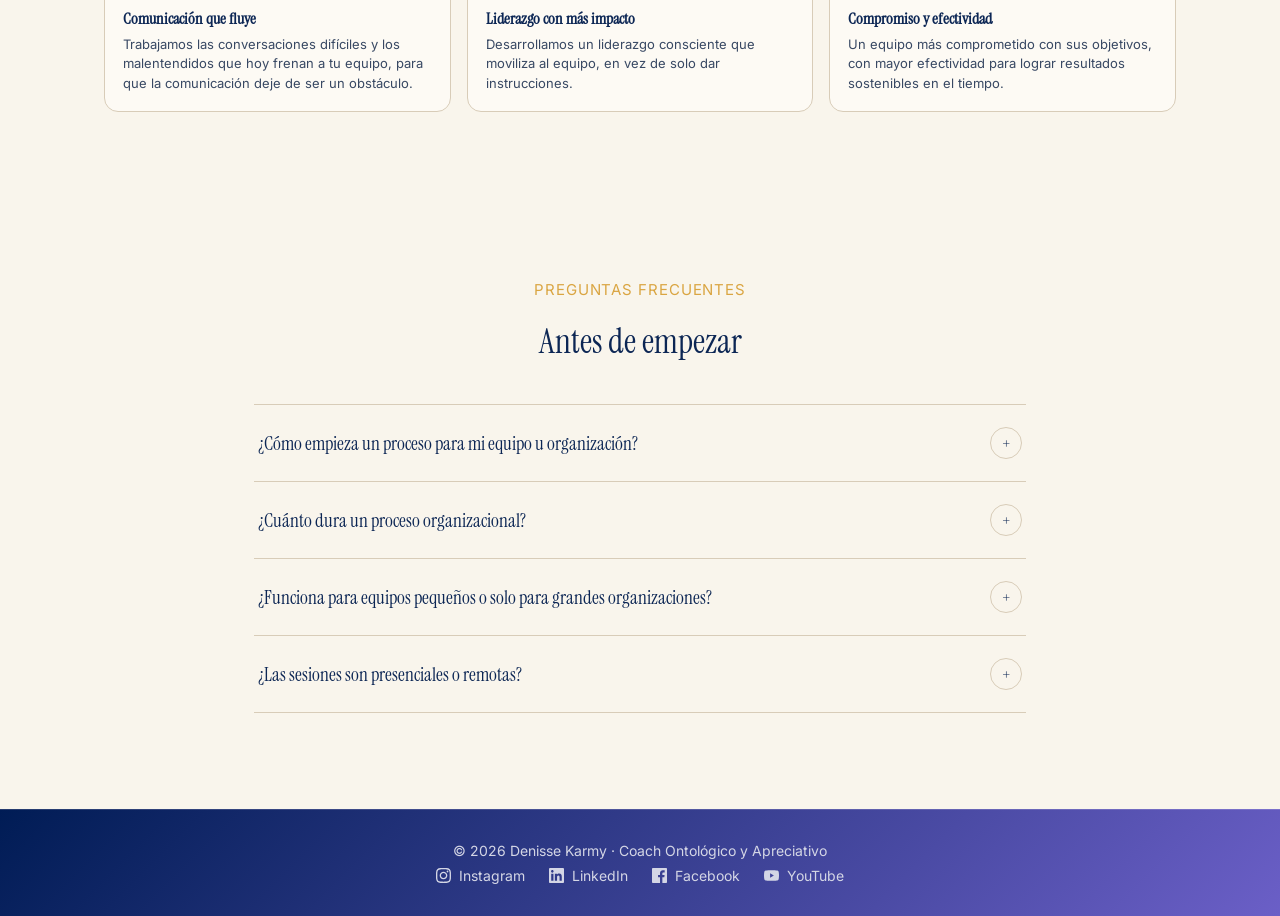
<file: coaching-equipos.html>
<!DOCTYPE html>
<html lang="es">
<head>
<meta charset="UTF-8">
<meta name="viewport" content="width=device-width, initial-scale=1.0">
<title data-key="equipos.meta.titulo">Coaching para Equipos y Organizaciones — Denisse Karmy</title>
<meta name="description" data-key="equipos.meta.descripcion" content="Coaching para Equipos y Organizaciones con Denisse Karmy: procesos para fortalecer liderazgo, comunicación y efectividad organizacional.">
<meta property="og:title" content="Coaching para Equipos y Organizaciones — Denisse Karmy">
<meta property="og:description" content="Transforma la manera en que tu organización se comunica, colabora y lidera.">
<meta property="og:type" content="website">
<meta property="og:image" content="img/foto_bio_3.jpg">
<meta name="robots" content="index, follow">
<link rel="preconnect" href="https://fonts.googleapis.com">
<link rel="preconnect" href="https://fonts.gstatic.com" crossorigin>
<link href="https://fonts.googleapis.com/css2?family=Inter:wght@400;500;600&family=Instrument+Serif:ital@0;1&display=swap" rel="stylesheet">
<link rel="stylesheet" href="css/style.css">
</head>
<body>

<header class="site-header">
  <div class="site-header-inner">
    <a href="index.html" class="logo">Denisse Karmy</a>
    <nav class="site-nav">
      <a href="index.html" data-key="global.nav.inicio">Inicio</a>
      <div class="nav-dropdown">
        <button type="button" class="nav-dropdown-toggle" aria-expanded="false" aria-controls="sesiones-menu">
          <span data-key="global.nav.sesiones">Sesiones</span> <span class="nav-dropdown-caret" aria-hidden="true">&#9662;</span>
        </button>
        <div class="nav-dropdown-menu" id="sesiones-menu">
          <div class="nav-dropdown-menu-inner">
            <a href="coaching-individual.html" data-key="global.nav.sesiones_individual">Coaching Individual</a>
            <a href="coaching-equipos.html" data-key="global.nav.sesiones_equipos">Coaching para Equipos y Organizaciones</a>
            <a href="constelaciones.html" data-key="global.nav.sesiones_constelaciones">Constelaciones Sistémicas y Familiares</a>
            <a href="pnl.html" data-key="global.nav.sesiones_pnl">Programación Neurolingüística (PNL)</a>
          </div>
        </div>
      </div>
      <a href="curso.html" data-key="global.nav.curso">Curso</a>
      <a href="libro.html" data-key="global.nav.libro">Libro</a>
      <a href="index.html#agenda?servicio=equipos" class="nav-btn" data-key="global.nav.agendar">Agendar</a>
    </nav>
  </div>
</header>

<section class="section" aria-labelledby="equipos-hero-h">
  <div class="curso-box">
    <div class="curso-grid">
      <div>
        <p class="eyebrow eyebrow-tight" data-key="equipos.hero.eyebrow">Sesiones · Coaching para Equipos y Organizaciones</p>
        <h1 id="equipos-hero-h" class="curso-title" data-key="equipos.hero.titulo">Coaching para <em class="accent-italic">Equipos y Organizaciones</em></h1>
        <p class="body-copy" data-key="equipos.hero.subtitulo">Procesos de coaching para que tu equipo lidere, comunique y logre más, juntos.</p>
        <div class="curso-actions">
          <a href="index.html#agenda?servicio=equipos" class="btn btn-accent-dark"><span data-key="equipos.hero.boton_agendar">Agendar para mi equipo</span> &#8594;</a>
          <a href="#testimonios-video-equipos-h" class="btn btn-outline" data-key="equipos.hero.boton_testimonios">Ver testimonios</a>
        </div>
      </div>
      <img src="img/coaching_equipos_organizaciones.jpg" alt="Coaching para Equipos y Organizaciones">
    </div>
  </div>
</section>

<!-- Sección de testimonios removida a pedido del cliente (2026-08-20): aún
     no existen testimonios reales de clientes de Coaching para Equipos y
     Organizaciones. Las keys equipos.testimonios_pendiente.* (y las
     equipos.video.* de antes de ellas) quedan huérfanas en el CSV/hoja,
     sin borrar, por si se retoma esta sección más adelante con una cita
     real. -->

<section class="section section-narrow" aria-labelledby="equipos-detalle-h">
  <p class="eyebrow" data-key="equipos.detalle.eyebrow">Sobre este servicio</p>
  <h2 id="equipos-detalle-h" data-key="equipos.detalle.titulo">Cómo trabajamos</h2>
  <p class="body-copy" data-key="equipos.detalle.texto">Transforma la manera en que tu organización se comunica, colabora y lidera. Diseñamos procesos que fortalecen el liderazgo, mejoran el compromiso de los equipos y aumentan la efectividad para alcanzar objetivos estratégicos.</p>
</section>

<section class="section-dark" aria-labelledby="equipos-cta-h">
  <div class="section text-center">
    <p class="eyebrow" data-key="equipos.cta.eyebrow">Empecemos</p>
    <h2 id="equipos-cta-h" data-key="equipos.cta.titulo">Fortalece a tu equipo</h2>
    <a href="index.html#agenda?servicio=equipos" class="btn btn-gold" data-key="equipos.cta.boton">Agendar para mi equipo</a>
  </div>
</section>

<!-- Copy borrador: Denisse debe revisar estos beneficios antes de publicar. -->
<section class="section" aria-labelledby="equipos-beneficios-h">
  <p class="eyebrow" data-key="equipos.beneficios.eyebrow">Cómo te ayuda</p>
  <h2 id="equipos-beneficios-h" data-key="equipos.beneficios.titulo">Coaching para Equipos y Organizaciones con Denisse</h2>
  <div class="credential-card-grid">
    <div class="credential-card">
      <span class="credential-card-icon" aria-hidden="true">
        <svg viewBox="0 0 24 24" width="22" height="22" fill="none" stroke="currentColor" stroke-width="1.6" stroke-linecap="round" stroke-linejoin="round"><path d="M4 4h16v12H7l-3 3z"/></svg>
      </span>
      <h3 data-key="equipos.beneficios.b1_titulo">Comunicación que fluye</h3>
      <p data-key="equipos.beneficios.b1_texto">Trabajamos las conversaciones difíciles y los malentendidos que hoy frenan a tu equipo, para que la comunicación deje de ser un obstáculo.</p>
    </div>
    <div class="credential-card">
      <span class="credential-card-icon" aria-hidden="true">
        <svg viewBox="0 0 24 24" width="22" height="22" fill="none" stroke="currentColor" stroke-width="1.6" stroke-linecap="round" stroke-linejoin="round"><path d="M11 20A7 7 0 0 1 9.8 6.1C15.5 5 17 4.5 19 2c1 2 2 4.2 2 8 0 5.5-4.8 10-10 10Z"/><path d="M2 21c0-3 1.9-5.4 5.1-6C9.5 14.5 12 13 13 12"/></svg>
      </span>
      <h3 data-key="equipos.beneficios.b2_titulo">Liderazgo con más impacto</h3>
      <p data-key="equipos.beneficios.b2_texto">Desarrollamos un liderazgo consciente que moviliza al equipo, en vez de solo dar instrucciones.</p>
    </div>
    <div class="credential-card">
      <span class="credential-card-icon" aria-hidden="true">
        <svg viewBox="0 0 24 24" width="22" height="22" fill="none" stroke="currentColor" stroke-width="1.6" stroke-linecap="round" stroke-linejoin="round"><circle cx="9" cy="8" r="3"/><path d="M2.5 20c0-3.3 2.9-6 6.5-6s6.5 2.7 6.5 6"/><circle cx="17.5" cy="8.5" r="2.3"/><path d="M15.5 14.3c2.6.4 4.5 2.5 4.5 5.7"/></svg>
      </span>
      <h3 data-key="equipos.beneficios.b3_titulo">Compromiso y efectividad</h3>
      <p data-key="equipos.beneficios.b3_texto">Un equipo más comprometido con sus objetivos, con mayor efectividad para lograr resultados sostenibles en el tiempo.</p>
    </div>
  </div>
</section>

<!-- Seccion de valores/medios de pago omitida a proposito: no hay precios definidos para este servicio aun. Agregar cuando Denisse confirme tarifas. -->

<!-- Sección de testimonios (María José Villavicencio, Ale) removida a
     pedido del cliente (2026-08-20): las citas eran de un curso/taller,
     no de Coaching para Equipos y Organizaciones -- no correspondían a
     este servicio. Las keys equipos.testimonios.* quedan huérfanas en el
     CSV/hoja, sin borrar. -->

<!-- Contenido borrador: Denisse debe revisar y ajustar preguntas/respuestas con su información real antes de publicar. -->
<section class="section section-narrow faq-section" aria-labelledby="faq-equipos-h">
  <p class="eyebrow" data-key="equipos.faq.eyebrow">Preguntas frecuentes</p>
  <h2 id="faq-equipos-h" data-key="equipos.faq.titulo">Antes de empezar</h2>
  <div class="faq-list">
    <div class="faq-item">
      <button type="button" class="faq-question" aria-expanded="false">
        <span data-key="equipos.faq.p1_pregunta">¿Cómo empieza un proceso para mi equipo u organización?</span>
        <span class="faq-icon">+</span>
      </button>
      <div class="faq-answer hidden">
        <p data-key="equipos.faq.p1_respuesta">Comenzamos con una conversación inicial para entender el contexto de tu equipo, los desafíos actuales y los objetivos que buscas, y desde ahí diseñamos el proceso a medida.</p>
      </div>
    </div>
    <div class="faq-item">
      <button type="button" class="faq-question" aria-expanded="false">
        <span data-key="equipos.faq.p2_pregunta">¿Cuánto dura un proceso organizacional?</span>
        <span class="faq-icon">+</span>
      </button>
      <div class="faq-answer hidden">
        <p data-key="equipos.faq.p2_respuesta">En procesos organizacionales, el acompañamiento suele desarrollarse de ocho a más sesiones para lograr resultados sostenibles.</p>
      </div>
    </div>
    <div class="faq-item">
      <button type="button" class="faq-question" aria-expanded="false">
        <span data-key="equipos.faq.p3_pregunta">¿Funciona para equipos pequeños o solo para grandes organizaciones?</span>
        <span class="faq-icon">+</span>
      </button>
      <div class="faq-answer hidden">
        <p data-key="equipos.faq.p3_respuesta">Funciona para equipos de cualquier tamaño; el proceso se adapta a la realidad y necesidades específicas de tu organización.</p>
      </div>
    </div>
    <div class="faq-item">
      <button type="button" class="faq-question" aria-expanded="false">
        <span data-key="equipos.faq.p4_pregunta">¿Las sesiones son presenciales o remotas?</span>
        <span class="faq-icon">+</span>
      </button>
      <div class="faq-answer hidden">
        <p data-key="equipos.faq.p4_respuesta">Ambas modalidades están disponibles, según lo que le acomode mejor a tu equipo.</p>
      </div>
    </div>
  </div>
</section>

<footer class="site-footer section-dark">
  <span data-key="global.footer.copyright">© 2026 Denisse Karmy · Coach Ontológico y Apreciativo</span>
  <div class="footer-links">
    <a href="https://instagram.com/corazones_intuitivos" target="_blank" rel="noopener"><span class="contact-icon" aria-hidden="true"><svg viewBox="0 0 24 24" width="15" height="15" fill="currentColor"><path d="M12 2.163c3.204 0 3.584.012 4.85.07 3.252.148 4.771 1.691 4.919 4.919.058 1.265.069 1.645.069 4.849 0 3.205-.012 3.584-.069 4.849-.149 3.225-1.664 4.771-4.919 4.919-1.266.058-1.644.07-4.85.07-3.204 0-3.584-.012-4.849-.07-3.26-.149-4.771-1.699-4.919-4.92-.058-1.265-.07-1.644-.07-4.849 0-3.204.013-3.583.07-4.849.149-3.227 1.664-4.771 4.919-4.919 1.266-.057 1.645-.069 4.849-.069zm0-2.163c-3.259 0-3.667.014-4.947.072-4.358.2-6.78 2.618-6.98 6.98-.059 1.281-.073 1.689-.073 4.948 0 3.259.014 3.668.072 4.948.2 4.358 2.618 6.78 6.98 6.98 1.281.058 1.689.072 4.948.072 3.259 0 3.668-.014 4.948-.072 4.354-.2 6.782-2.618 6.979-6.98.059-1.28.073-1.689.073-4.948 0-3.259-.014-3.667-.072-4.947-.196-4.354-2.617-6.78-6.979-6.98-1.281-.059-1.69-.073-4.949-.073zm0 5.838c-3.403 0-6.162 2.759-6.162 6.162s2.759 6.163 6.162 6.163 6.162-2.759 6.162-6.163c0-3.403-2.759-6.162-6.162-6.162zm0 10.162c-2.209 0-4-1.79-4-4 0-2.209 1.791-4 4-4s4 1.791 4 4c0 2.21-1.791 4-4 4zm6.406-11.845c-.796 0-1.441.645-1.441 1.44s.645 1.44 1.441 1.44c.795 0 1.439-.645 1.439-1.44s-.644-1.44-1.439-1.44z"/></svg></span><span data-key="global.footer.instagram">Instagram</span></a>
    <a href="https://www.linkedin.com/in/denisse-karmy-7ab96a31/" target="_blank" rel="noopener"><span class="contact-icon" aria-hidden="true"><svg viewBox="0 0 24 24" width="15" height="15" fill="currentColor"><path d="M20.447 20.452h-3.554v-5.569c0-1.328-.027-3.037-1.852-3.037-1.853 0-2.136 1.445-2.136 2.939v5.667H9.351V9h3.414v1.561h.046c.477-.9 1.637-1.85 3.37-1.85 3.601 0 4.267 2.37 4.267 5.455v6.286zM5.337 7.433c-1.144 0-2.063-.926-2.063-2.065 0-1.138.92-2.063 2.063-2.063 1.14 0 2.064.925 2.064 2.063 0 1.139-.925 2.065-2.064 2.065zm1.782 13.019H3.555V9h3.564v11.452zM22.225 0H1.771C.792 0 0 .774 0 1.729v20.542C0 23.227.792 24 1.771 24h20.451C23.2 24 24 23.227 24 22.271V1.729C24 .774 23.2 0 22.222 0h.003z"/></svg></span><span data-key="global.footer.linkedin">LinkedIn</span></a>
    <a href="https://web.facebook.com/p/Corazones-intuitivos-Denisse-Karmy-100064726447124/" target="_blank" rel="noopener"><span class="contact-icon" aria-hidden="true"><svg viewBox="0 0 24 24" width="15" height="15" fill="currentColor"><path d="M22.675 0h-21.35c-.732 0-1.325.593-1.325 1.325v21.351c0 .731.593 1.324 1.325 1.324h11.495v-9.294h-3.128v-3.622h3.128v-2.671c0-3.1 1.893-4.788 4.659-4.788 1.325 0 2.463.099 2.795.143v3.24l-1.918.001c-1.504 0-1.795.715-1.795 1.763v2.313h3.587l-.467 3.622h-3.12V24h6.116c.73 0 1.323-.593 1.323-1.325v-21.35c0-.732-.593-1.325-1.325-1.325z"/></svg></span><span data-key="global.footer.facebook">Facebook</span></a>
    <a href="https://www.youtube.com/@corazonesintuitivosdenisse3266" target="_blank" rel="noopener"><span class="contact-icon" aria-hidden="true"><svg viewBox="0 0 24 24" width="15" height="15" fill="currentColor"><path d="M23.498 6.186a2.998 2.998 0 0 0-2.11-2.12C19.505 3.545 12 3.545 12 3.545s-7.505 0-9.388.521a2.998 2.998 0 0 0-2.11 2.12A31.32 31.32 0 0 0 0 12a31.32 31.32 0 0 0 .502 5.814 2.998 2.998 0 0 0 2.11 2.12c1.883.521 9.388.521 9.388.521s7.505 0 9.388-.521a2.998 2.998 0 0 0 2.11-2.12A31.32 31.32 0 0 0 24 12a31.32 31.32 0 0 0-.502-5.814zM9.75 15.568V8.432L15.818 12 9.75 15.568z"/></svg></span><span data-key="global.footer.youtube">YouTube</span></a>
  </div>
</footer>

<script src="js/main.js"></script>
</body>
</html>
</file>
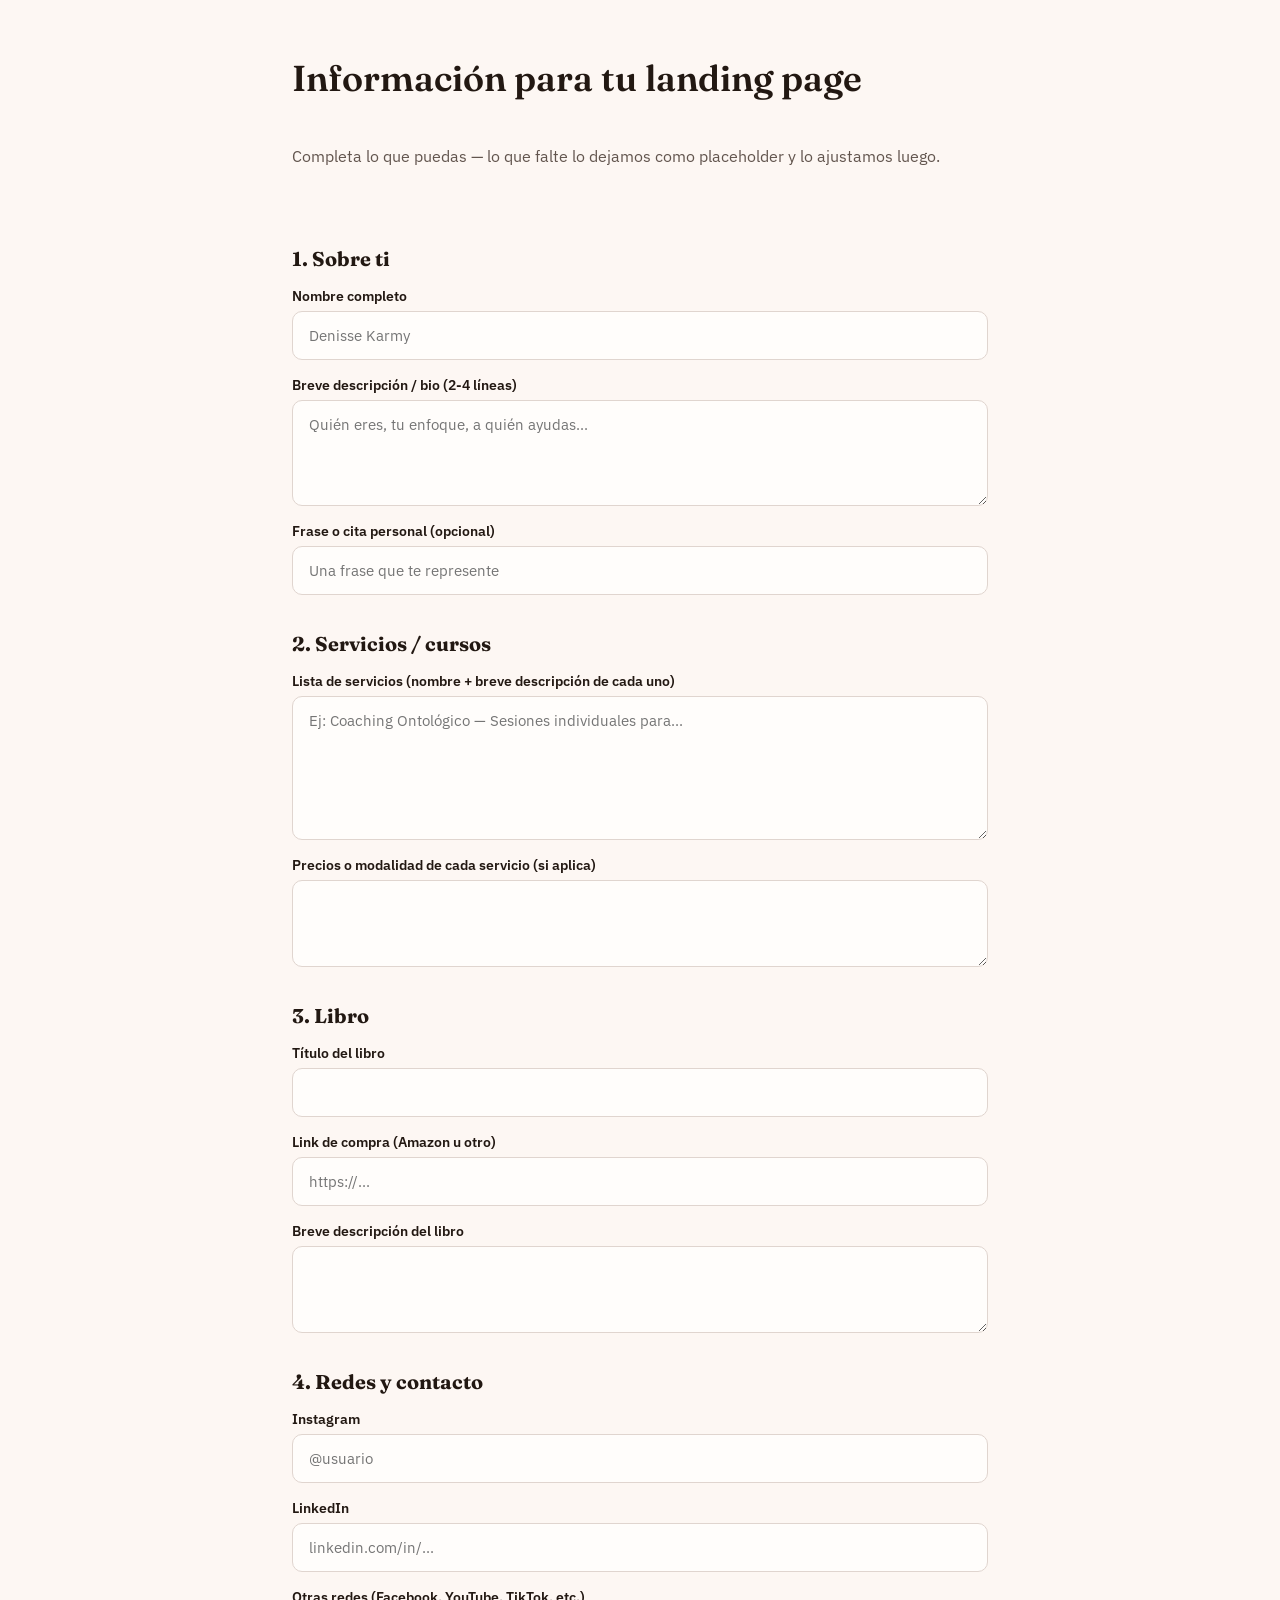
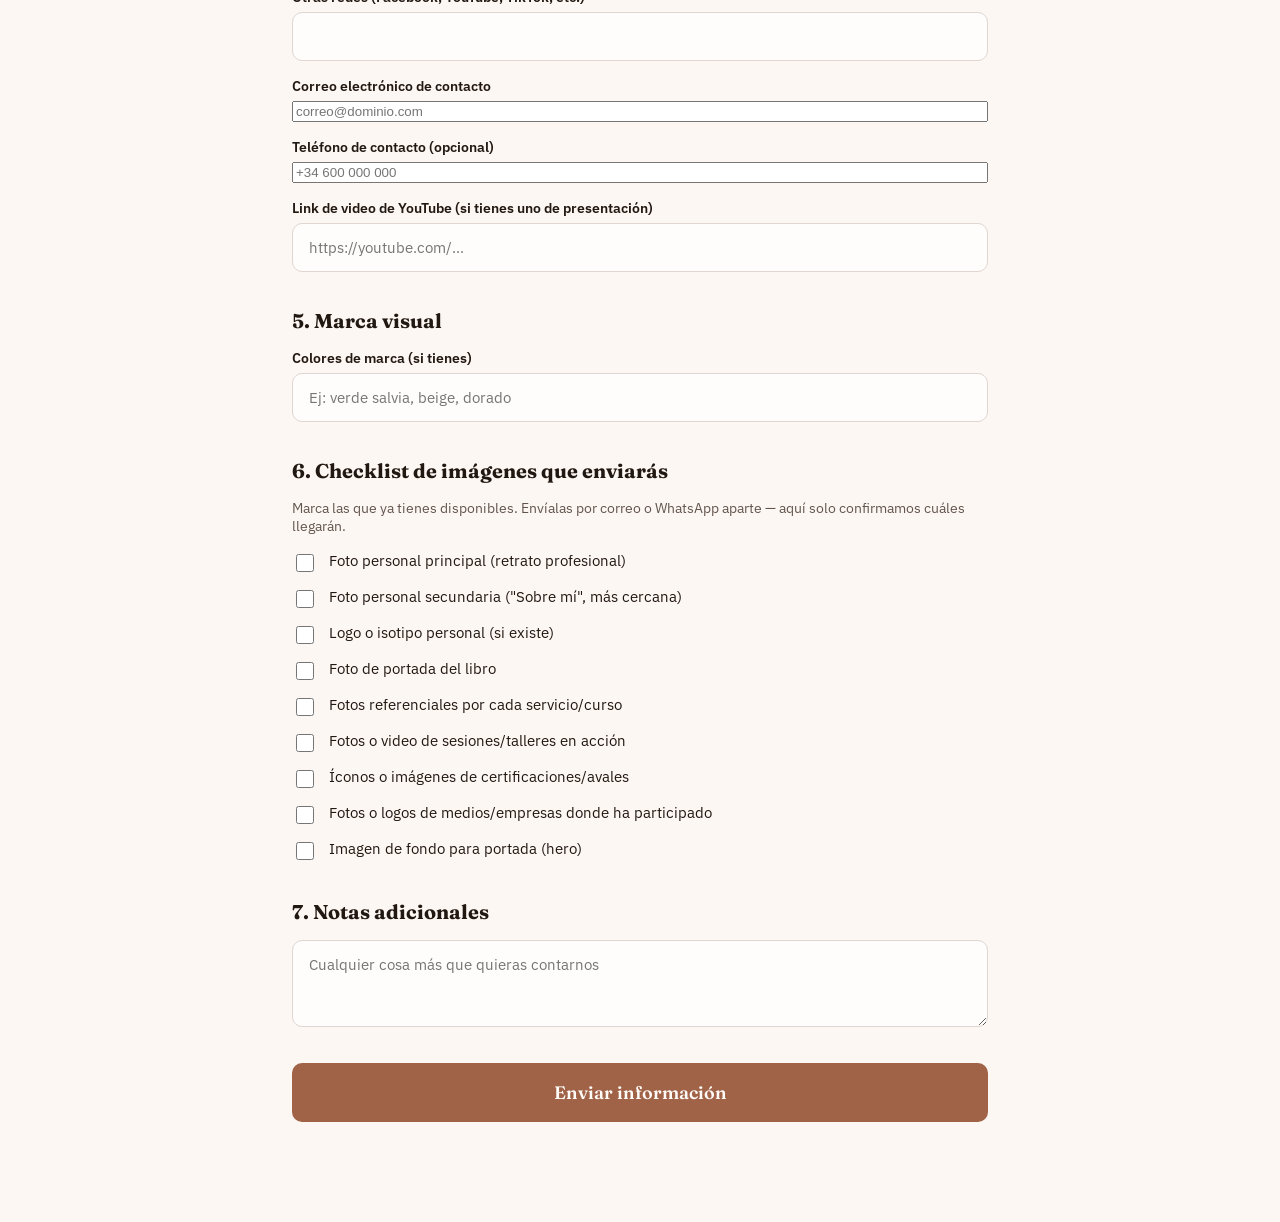
<file: formulario.html>
<!DOCTYPE html>
<html lang="es">
<head>
<meta charset="UTF-8">
<meta name="viewport" content="width=device-width, initial-scale=1.0">
<title>Información para tu landing page — Denisse Karmy</title>
<link rel="preconnect" href="https://fonts.googleapis.com">
<link href="https://fonts.googleapis.com/css2?family=Fraunces:wght@500;600&family=IBM+Plex+Sans:wght@400;500;600&display=swap" rel="stylesheet">
<link rel="stylesheet" href="css/formulario.css">
</head>
<body>

<div class="wrap">

  <div id="successView" class="success hidden">
    <div class="check">✓</div>
    <h2>¡Gracias, Denisse!</h2>
    <p>Recibimos tu información. La usaremos para armar tu landing page.</p>
  </div>

  <form id="contentForm">
    <h1>Información para tu landing page</h1>
    <p class="intro">Completa lo que puedas — lo que falte lo dejamos como placeholder y lo ajustamos luego.</p>

    <section>
      <h2>1. Sobre ti</h2>
      <label>Nombre completo
        <input type="text" name="Nombre" placeholder="Denisse Karmy" required>
      </label>
      <label>Breve descripción / bio (2-4 líneas)
        <textarea name="Bio" rows="4" placeholder="Quién eres, tu enfoque, a quién ayudas..."></textarea>
      </label>
      <label>Frase o cita personal (opcional)
        <input type="text" name="Frase" placeholder="Una frase que te represente">
      </label>
    </section>

    <section>
      <h2>2. Servicios / cursos</h2>
      <label>Lista de servicios (nombre + breve descripción de cada uno)
        <textarea name="Servicios" rows="6" placeholder="Ej: Coaching Ontológico — Sesiones individuales para..."></textarea>
      </label>
      <label>Precios o modalidad de cada servicio (si aplica)
        <textarea name="Precios" rows="3"></textarea>
      </label>
    </section>

    <section>
      <h2>3. Libro</h2>
      <label>Título del libro
        <input type="text" name="Libro - Titulo">
      </label>
      <label>Link de compra (Amazon u otro)
        <input type="url" name="Libro - Link" placeholder="https://...">
      </label>
      <label>Breve descripción del libro
        <textarea name="Libro - Descripcion" rows="3"></textarea>
      </label>
    </section>

    <section>
      <h2>4. Redes y contacto</h2>
      <label>Instagram
        <input type="text" name="Instagram" placeholder="@usuario">
      </label>
      <label>LinkedIn
        <input type="text" name="LinkedIn" placeholder="linkedin.com/in/...">
      </label>
      <label>Otras redes (Facebook, YouTube, TikTok, etc.)
        <input type="text" name="Otras redes">
      </label>
      <label>Correo electrónico de contacto
        <input type="email" name="Correo" placeholder="correo@dominio.com" required>
      </label>
      <label>Teléfono de contacto (opcional)
        <input type="tel" name="Telefono" placeholder="+34 600 000 000">
      </label>
      <label>Link de video de YouTube (si tienes uno de presentación)
        <input type="url" name="YouTube" placeholder="https://youtube.com/...">
      </label>
    </section>

    <section>
      <h2>5. Marca visual</h2>
      <label>Colores de marca (si tienes)
        <input type="text" name="Colores" placeholder="Ej: verde salvia, beige, dorado">
      </label>
    </section>

    <section>
      <h2>6. Checklist de imágenes que enviarás</h2>
      <p class="hint">Marca las que ya tienes disponibles. Envíalas por correo o WhatsApp aparte — aquí solo confirmamos cuáles llegarán.</p>
      <div class="checklist">
        <label class="check-row"><input type="checkbox" name="img_foto_principal" value="Foto personal principal"> Foto personal principal (retrato profesional)</label>
        <label class="check-row"><input type="checkbox" name="img_foto_secundaria" value="Foto personal secundaria"> Foto personal secundaria ("Sobre mí", más cercana)</label>
        <label class="check-row"><input type="checkbox" name="img_logo" value="Logo/isotipo"> Logo o isotipo personal (si existe)</label>
        <label class="check-row"><input type="checkbox" name="img_portada_libro" value="Portada del libro"> Foto de portada del libro</label>
        <label class="check-row"><input type="checkbox" name="img_fotos_servicios" value="Fotos de servicios/cursos"> Fotos referenciales por cada servicio/curso</label>
        <label class="check-row"><input type="checkbox" name="img_fotos_sesiones" value="Fotos/video de sesiones"> Fotos o video de sesiones/talleres en acción</label>
        <label class="check-row"><input type="checkbox" name="img_certificaciones" value="Certificaciones/avales"> Íconos o imágenes de certificaciones/avales</label>
        <label class="check-row"><input type="checkbox" name="img_medios" value="Medios/empresas"> Fotos o logos de medios/empresas donde ha participado</label>
        <label class="check-row"><input type="checkbox" name="img_hero_bg" value="Imagen hero"> Imagen de fondo para portada (hero)</label>
      </div>
    </section>

    <section>
      <h2>7. Notas adicionales</h2>
      <textarea name="Notas" rows="3" placeholder="Cualquier cosa más que quieras contarnos"></textarea>
    </section>

    <button type="submit" id="submitBtn">Enviar información</button>
    <p id="errorMsg" class="error hidden"></p>
  </form>

</div>

<script src="js/formulario.js"></script>
</body>
</html>
</file>
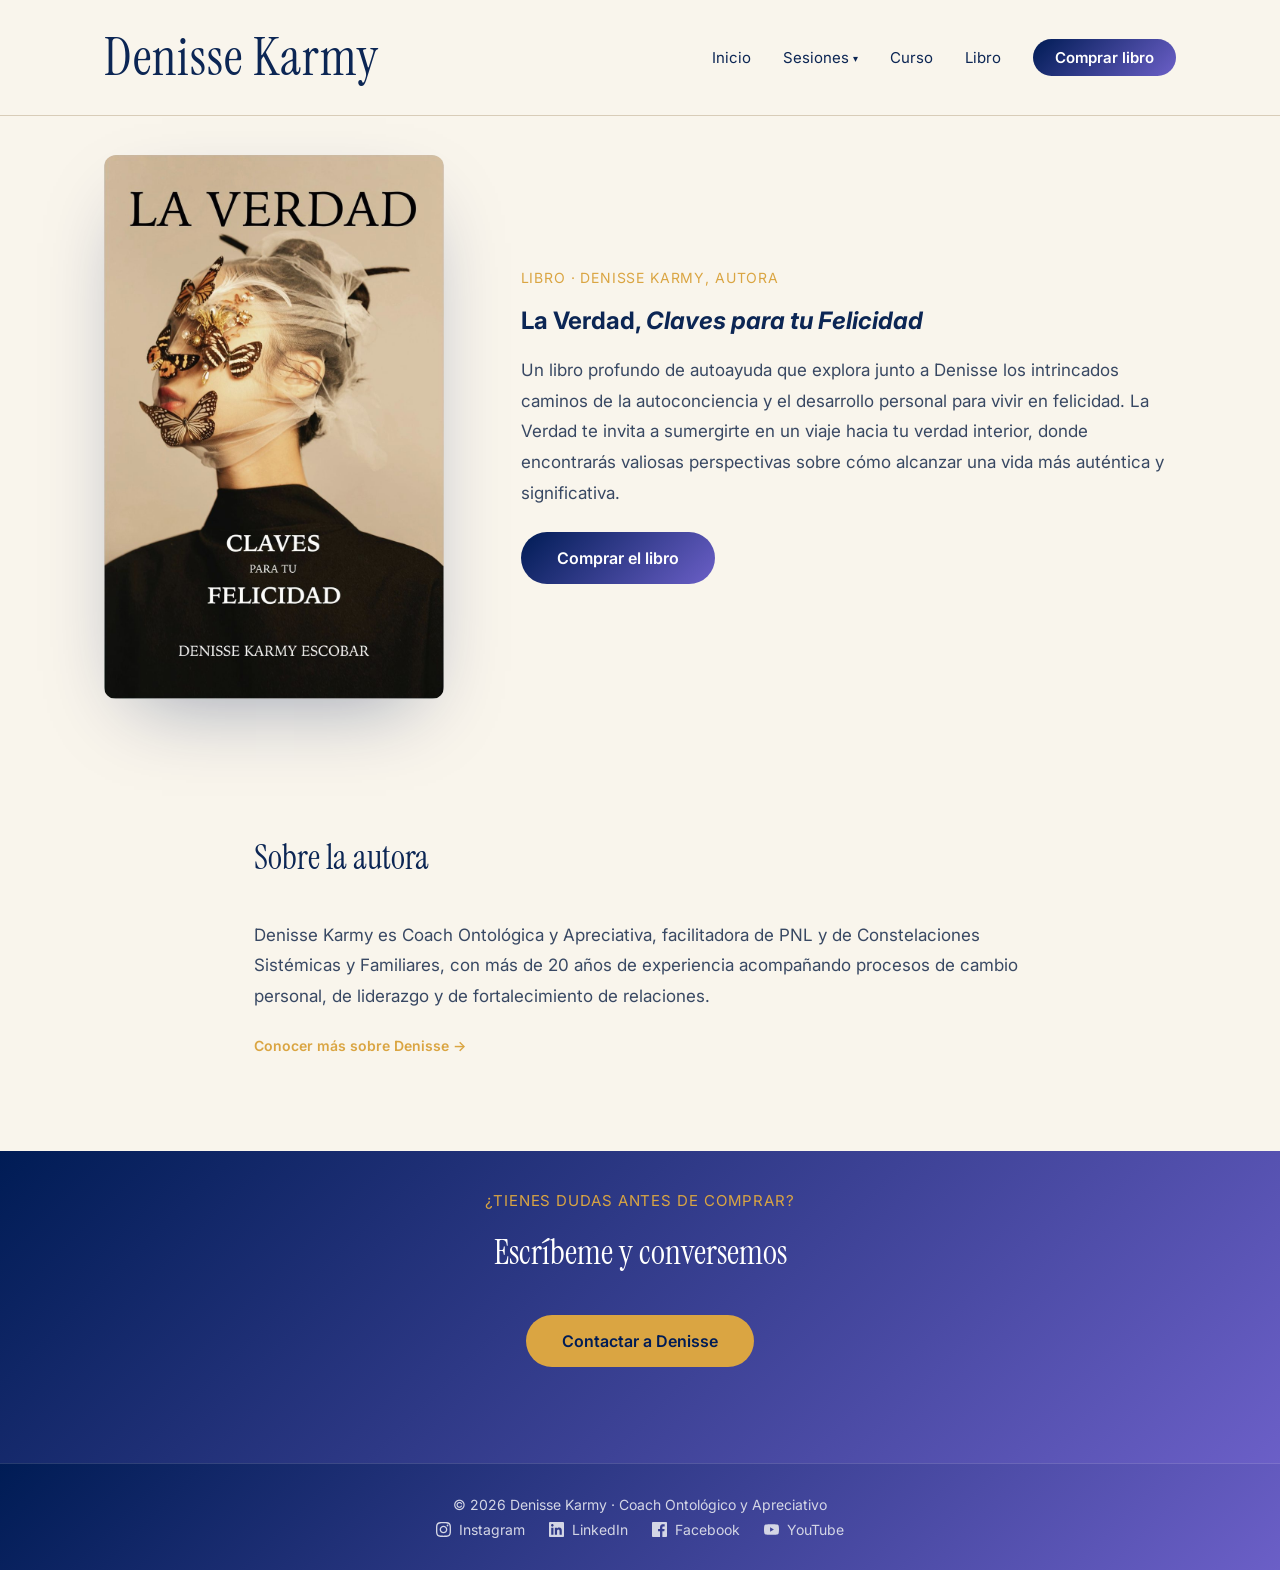
<file: libro.html>
<!DOCTYPE html>
<html lang="es">
<head>
<meta charset="UTF-8">
<meta name="viewport" content="width=device-width, initial-scale=1.0">
<title data-key="libro.meta.titulo">La Verdad, Claves para tu Felicidad — Libro de Denisse Karmy</title>
<meta name="description" data-key="libro.meta.descripcion" content="La Verdad, Claves para tu Felicidad: el libro de Denisse Karmy sobre autoconciencia y desarrollo personal. Disponible en Amazon.">
<meta property="og:title" content="La Verdad, Claves para tu Felicidad — Libro de Denisse Karmy">
<meta property="og:description" content="Un libro que explora los intrincados caminos de la autoconciencia y el desarrollo personal para vivir en felicidad.">
<meta property="og:type" content="book">
<meta property="og:image" content="img/foto_original_libro.jpg">
<meta name="robots" content="index, follow">
<link rel="preconnect" href="https://fonts.googleapis.com">
<link rel="preconnect" href="https://fonts.gstatic.com" crossorigin>
<link href="https://fonts.googleapis.com/css2?family=Inter:wght@400;500;600&family=Instrument+Serif:ital@0;1&display=swap" rel="stylesheet">
<link rel="stylesheet" href="css/style.css">
</head>
<body>

<header class="site-header">
  <div class="site-header-inner">
    <a href="index.html" class="logo">Denisse Karmy</a>
    <nav class="site-nav">
      <a href="index.html" data-key="global.nav.inicio">Inicio</a>
      <div class="nav-dropdown">
        <button type="button" class="nav-dropdown-toggle" aria-expanded="false" aria-controls="sesiones-menu">
          <span data-key="global.nav.sesiones">Sesiones</span> <span class="nav-dropdown-caret" aria-hidden="true">&#9662;</span>
        </button>
        <div class="nav-dropdown-menu" id="sesiones-menu">
          <div class="nav-dropdown-menu-inner">
            <a href="coaching-individual.html" data-key="global.nav.sesiones_individual">Coaching Individual</a>
            <a href="coaching-equipos.html" data-key="global.nav.sesiones_equipos">Coaching para Equipos y Organizaciones</a>
            <a href="constelaciones.html" data-key="global.nav.sesiones_constelaciones">Constelaciones Sistémicas y Familiares</a>
            <a href="pnl.html" data-key="global.nav.sesiones_pnl">Programación Neurolingüística (PNL)</a>
          </div>
        </div>
      </div>
      <a href="curso.html" data-key="global.nav.curso">Curso</a>
      <a href="libro.html" data-key="global.nav.libro">Libro</a>
      <a href="https://www.amazon.com/-/es/VERDAD-Claves-para-Felicidad-Spanish/dp/B0CKXZPS7Q" target="_blank" rel="noopener" class="nav-btn" data-key="libro.nav.boton">Comprar libro</a>
    </nav>
  </div>
</header>

<section class="section" aria-labelledby="libro-hero-h">
  <div class="libro-grid">
    <img src="img/foto_original_libro.jpg" alt="Portada del libro La Verdad, Claves para tu Felicidad" width="900" height="1439">
    <div>
      <p class="eyebrow eyebrow-tight" data-key="libro.hero.eyebrow">Libro · Denisse Karmy, autora</p>
      <h1 id="libro-hero-h" data-key="libro.hero.titulo">La Verdad, <em class="accent-italic">Claves para tu Felicidad</em></h1>
      <p class="body-copy" data-key="libro.hero.texto">Un libro profundo de autoayuda que explora junto a Denisse los intrincados caminos de la autoconciencia y el desarrollo personal para vivir en felicidad. La Verdad te invita a sumergirte en un viaje hacia tu verdad interior, donde encontrarás valiosas perspectivas sobre cómo alcanzar una vida más auténtica y significativa.</p>
      <div class="hero-actions">
        <a href="https://www.amazon.com/-/es/VERDAD-Claves-para-Felicidad-Spanish/dp/B0CKXZPS7Q" target="_blank" rel="noopener" class="btn btn-accent" data-key="libro.hero.boton">Comprar el libro</a>
      </div>
    </div>
  </div>
</section>

<section class="section section-narrow" aria-labelledby="autora-h">
  <h2 id="autora-h" data-key="libro.autora.titulo">Sobre la autora</h2>
  <p class="body-copy" data-key="libro.autora.texto">Denisse Karmy es Coach Ontológica y Apreciativa, facilitadora de PNL y de Constelaciones Sistémicas y Familiares, con más de 20 años de experiencia acompañando procesos de cambio personal, de liderazgo y de fortalecimiento de relaciones.</p>
  <a href="index.html#sobre-mi-h" class="service-link"><span data-key="libro.autora.boton">Conocer más sobre Denisse</span> &#8594;</a>
</section>

<section class="section-dark" aria-labelledby="libro-cta-h">
  <div class="section text-center">
    <p class="eyebrow" data-key="libro.cta.eyebrow">¿Tienes dudas antes de comprar?</p>
    <h2 id="libro-cta-h" data-key="libro.cta.titulo">Escríbeme y conversemos</h2>
    <a href="index.html#agenda?servicio=libro" class="btn btn-gold" data-key="libro.cta.boton">Contactar a Denisse</a>
  </div>
</section>

<footer class="site-footer section-dark">
  <span data-key="global.footer.copyright">© 2026 Denisse Karmy · Coach Ontológico y Apreciativo</span>
  <div class="footer-links">
    <a href="https://instagram.com/corazones_intuitivos" target="_blank" rel="noopener"><span class="contact-icon" aria-hidden="true"><svg viewBox="0 0 24 24" width="15" height="15" fill="currentColor"><path d="M12 2.163c3.204 0 3.584.012 4.85.07 3.252.148 4.771 1.691 4.919 4.919.058 1.265.069 1.645.069 4.849 0 3.205-.012 3.584-.069 4.849-.149 3.225-1.664 4.771-4.919 4.919-1.266.058-1.644.07-4.85.07-3.204 0-3.584-.012-4.849-.07-3.26-.149-4.771-1.699-4.919-4.92-.058-1.265-.07-1.644-.07-4.849 0-3.204.013-3.583.07-4.849.149-3.227 1.664-4.771 4.919-4.919 1.266-.057 1.645-.069 4.849-.069zm0-2.163c-3.259 0-3.667.014-4.947.072-4.358.2-6.78 2.618-6.98 6.98-.059 1.281-.073 1.689-.073 4.948 0 3.259.014 3.668.072 4.948.2 4.358 2.618 6.78 6.98 6.98 1.281.058 1.689.072 4.948.072 3.259 0 3.668-.014 4.948-.072 4.354-.2 6.782-2.618 6.979-6.98.059-1.28.073-1.689.073-4.948 0-3.259-.014-3.667-.072-4.947-.196-4.354-2.617-6.78-6.979-6.98-1.281-.059-1.69-.073-4.949-.073zm0 5.838c-3.403 0-6.162 2.759-6.162 6.162s2.759 6.163 6.162 6.163 6.162-2.759 6.162-6.163c0-3.403-2.759-6.162-6.162-6.162zm0 10.162c-2.209 0-4-1.79-4-4 0-2.209 1.791-4 4-4s4 1.791 4 4c0 2.21-1.791 4-4 4zm6.406-11.845c-.796 0-1.441.645-1.441 1.44s.645 1.44 1.441 1.44c.795 0 1.439-.645 1.439-1.44s-.644-1.44-1.439-1.44z"/></svg></span><span data-key="global.footer.instagram">Instagram</span></a>
    <a href="https://www.linkedin.com/in/denisse-karmy-7ab96a31/" target="_blank" rel="noopener"><span class="contact-icon" aria-hidden="true"><svg viewBox="0 0 24 24" width="15" height="15" fill="currentColor"><path d="M20.447 20.452h-3.554v-5.569c0-1.328-.027-3.037-1.852-3.037-1.853 0-2.136 1.445-2.136 2.939v5.667H9.351V9h3.414v1.561h.046c.477-.9 1.637-1.85 3.37-1.85 3.601 0 4.267 2.37 4.267 5.455v6.286zM5.337 7.433c-1.144 0-2.063-.926-2.063-2.065 0-1.138.92-2.063 2.063-2.063 1.14 0 2.064.925 2.064 2.063 0 1.139-.925 2.065-2.064 2.065zm1.782 13.019H3.555V9h3.564v11.452zM22.225 0H1.771C.792 0 0 .774 0 1.729v20.542C0 23.227.792 24 1.771 24h20.451C23.2 24 24 23.227 24 22.271V1.729C24 .774 23.2 0 22.222 0h.003z"/></svg></span><span data-key="global.footer.linkedin">LinkedIn</span></a>
    <a href="https://web.facebook.com/p/Corazones-intuitivos-Denisse-Karmy-100064726447124/" target="_blank" rel="noopener"><span class="contact-icon" aria-hidden="true"><svg viewBox="0 0 24 24" width="15" height="15" fill="currentColor"><path d="M22.675 0h-21.35c-.732 0-1.325.593-1.325 1.325v21.351c0 .731.593 1.324 1.325 1.324h11.495v-9.294h-3.128v-3.622h3.128v-2.671c0-3.1 1.893-4.788 4.659-4.788 1.325 0 2.463.099 2.795.143v3.24l-1.918.001c-1.504 0-1.795.715-1.795 1.763v2.313h3.587l-.467 3.622h-3.12V24h6.116c.73 0 1.323-.593 1.323-1.325v-21.35c0-.732-.593-1.325-1.325-1.325z"/></svg></span><span data-key="global.footer.facebook">Facebook</span></a>
    <a href="https://www.youtube.com/@corazonesintuitivosdenisse3266" target="_blank" rel="noopener"><span class="contact-icon" aria-hidden="true"><svg viewBox="0 0 24 24" width="15" height="15" fill="currentColor"><path d="M23.498 6.186a2.998 2.998 0 0 0-2.11-2.12C19.505 3.545 12 3.545 12 3.545s-7.505 0-9.388.521a2.998 2.998 0 0 0-2.11 2.12A31.32 31.32 0 0 0 0 12a31.32 31.32 0 0 0 .502 5.814 2.998 2.998 0 0 0 2.11 2.12c1.883.521 9.388.521 9.388.521s7.505 0 9.388-.521a2.998 2.998 0 0 0 2.11-2.12A31.32 31.32 0 0 0 24 12a31.32 31.32 0 0 0-.502-5.814zM9.75 15.568V8.432L15.818 12 9.75 15.568z"/></svg></span><span data-key="global.footer.youtube">YouTube</span></a>
  </div>
</footer>

<script src="js/main.js"></script>
</body>
</html>
</file>
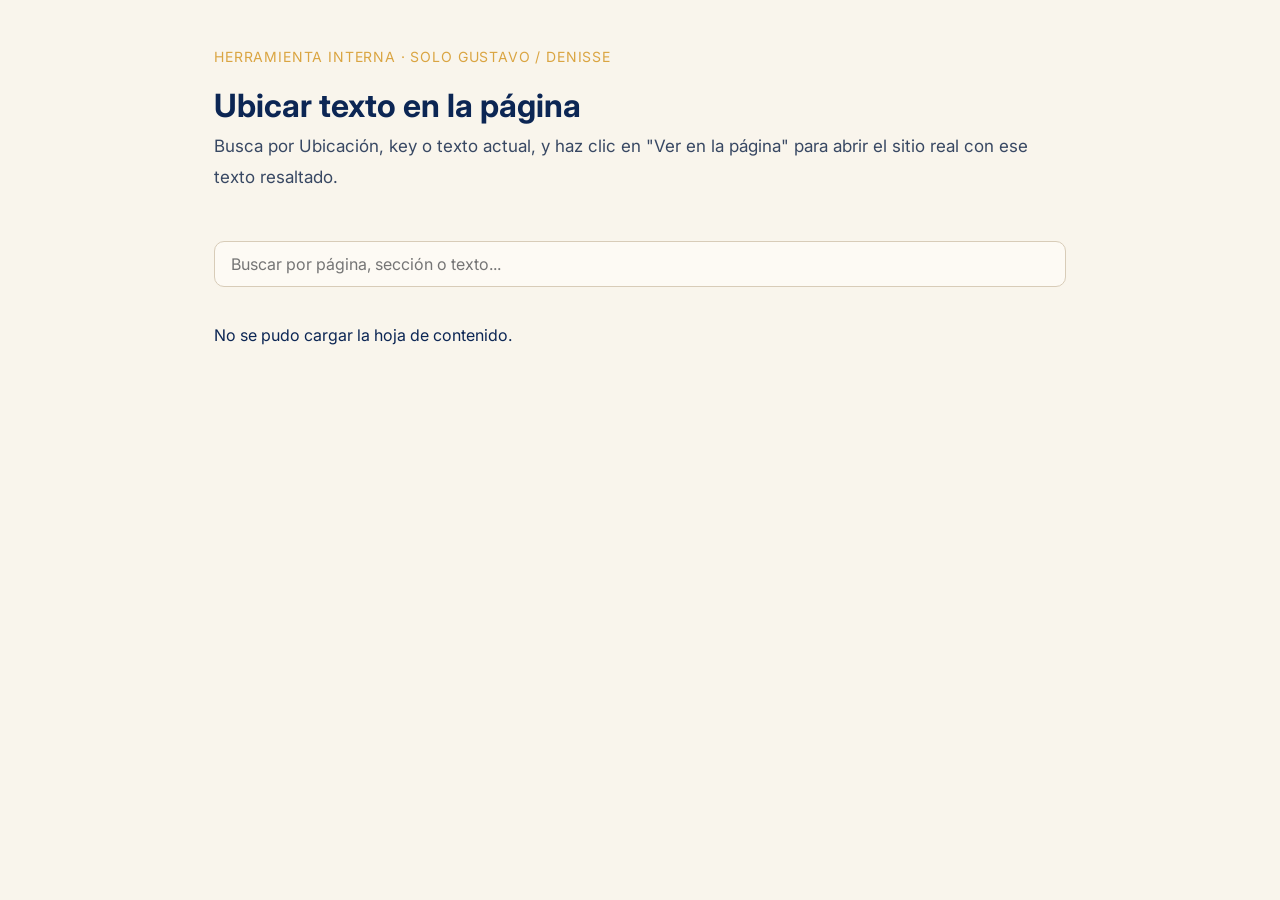
<file: ubicar-texto.html>
<!DOCTYPE html>
<html lang="es">
<head>
<meta charset="UTF-8">
<meta name="viewport" content="width=device-width, initial-scale=1.0">
<title>Ubicar texto — herramienta interna</title>
<meta name="robots" content="noindex, nofollow">
<link rel="preconnect" href="https://fonts.googleapis.com">
<link rel="preconnect" href="https://fonts.gstatic.com" crossorigin>
<link href="https://fonts.googleapis.com/css2?family=Inter:wght@400;500;600&family=Instrument+Serif:ital@0;1&display=swap" rel="stylesheet">
<link rel="stylesheet" href="css/style.css">
<style>
  .locator-wrap { max-width: 900px; margin: 0 auto; padding: 48px 24px 96px; }
  .locator-wrap h1 { margin-bottom: 6px; }
  .locator-wrap .body-copy { margin-top: 0; }
  #locateFilter {
    width: 100%; padding: 12px 16px; margin: 24px 0; font: inherit;
    border: 1px solid var(--border); border-radius: 10px; background: var(--card-bg); color: var(--ink);
  }
  .locate-row {
    display: flex; align-items: flex-start; gap: 16px; padding: 14px 16px;
    border: 1px solid var(--border); border-radius: 12px; background: var(--card-bg);
    margin-bottom: 10px;
  }
  .locate-row-info { flex: 1; min-width: 0; }
  .locate-ubicacion { font-weight: 600; }
  .locate-key { font-family: monospace; font-size: 12px; color: var(--ink-soft); margin: 2px 0; }
  .locate-preview { font-size: 14px; color: var(--ink-soft); margin: 4px 0 0; }
  .locate-row button {
    flex-shrink: 0; font: inherit; font-size: 14px; padding: 10px 18px; border-radius: 100px;
    border: 1px solid var(--border); background: var(--gold); color: var(--navy); cursor: pointer;
  }
  .locate-row button:disabled { background: none; color: var(--ink-soft); cursor: not-allowed; opacity: 0.6; }
  .locate-count { color: var(--ink-soft); font-size: 14px; }
</style>
</head>
<body>

<div class="locator-wrap">
  <p class="eyebrow eyebrow-tight">Herramienta interna · solo Gustavo / Denisse</p>
  <h1>Ubicar texto en la página</h1>
  <p class="body-copy">Busca por Ubicación, key o texto actual, y haz clic en "Ver en la página" para abrir el sitio real con ese texto resaltado.</p>

  <input type="search" id="locateFilter" placeholder="Buscar por página, sección o texto...">
  <p class="locate-count" id="locateCount"></p>
  <div id="locateList"></div>
</div>

<script src="js/main.js"></script>
<script>
(async () => {
  const PAGE_MAP = {
    inicio: 'index.html',
    individual: 'coaching-individual.html',
    equipos: 'coaching-equipos.html',
    constelaciones: 'constelaciones.html',
    pnl: 'pnl.html',
    curso: 'curso.html',
    libro: 'libro.html',
    global: 'index.html'
  };

  const listEl = document.getElementById('locateList');
  const filterEl = document.getElementById('locateFilter');
  const countEl = document.getElementById('locateCount');

  let items = [];
  try {
    const res = await fetch(CONTENT_SHEET_URL, { cache: 'no-store' });
    const csvText = await res.text();
    const rows = parseContentCSV(csvText);
    rows.shift();
    items = rows
      .map((cols) => ({ key: (cols[0] || '').trim(), ubicacion: cols[1] || '', texto: cols[2] || '' }))
      .filter((row) => row.key);
  } catch (err) {
    listEl.textContent = 'No se pudo cargar la hoja de contenido.';
    return;
  }

  function render(filter) {
    const q = filter.trim().toLowerCase();
    const filtered = q
      ? items.filter((row) => (row.ubicacion + ' ' + row.key + ' ' + row.texto).toLowerCase().includes(q))
      : items;

    countEl.textContent = `${filtered.length} de ${items.length} textos`;
    listEl.innerHTML = filtered.map((row) => {
      const parts = row.key.split('.');
      const isMeta = parts[1] === 'meta';
      const targetFile = PAGE_MAP[parts[0]] || 'index.html';
      const preview = row.texto.length > 90 ? row.texto.slice(0, 90) + '…' : row.texto;
      // OJO: nunca usar "data-key" acá -- applyContentOverrides() en main.js
      // busca [data-key] en TODO el documento y sobreescribiría el texto de
      // este botón con el contenido real de esa fila (bug ya detectado en QA).
      const btnAttrs = isMeta
        ? `disabled title="Este campo es un <meta> de SEO, no tiene una posición visible en la página"`
        : `data-target="${targetFile}" data-locate-key="${escapeHtml(row.key)}"`;
      return `
        <div class="locate-row">
          <div class="locate-row-info">
            <p class="locate-ubicacion">${escapeHtml(row.ubicacion)}</p>
            <p class="locate-key">${escapeHtml(row.key)}</p>
            <p class="locate-preview">${escapeHtml(preview)}</p>
          </div>
          <button type="button" ${btnAttrs}>Ver en la página</button>
        </div>`;
    }).join('');
  }

  function escapeHtml(str) {
    return str.replace(/[&<>"']/g, (c) => ({ '&': '&amp;', '<': '&lt;', '>': '&gt;', '"': '&quot;', "'": '&#39;' }[c]));
  }

  listEl.addEventListener('click', (e) => {
    const btn = e.target.closest('button[data-target]');
    if (!btn) return;
    const url = `${btn.dataset.target}#locate=${encodeURIComponent(btn.dataset.locateKey)}`;
    window.open(url, '_blank', 'noopener');
  });

  filterEl.addEventListener('input', () => render(filterEl.value));
  render('');
})();
</script>
</body>
</html>
</file>
<file: css/style.css>
:root {
  /* Cream + Navy(degradado) + Gold palette -- paleta final elegida por el
     cliente tras comparar el azul sólido y 4 degradados candidatos.
     Corresponde al "Degradado 1": azul #001C55 a violeta suave #6B5FC7. */
  --cream: oklch(0.97 0.012 85);
  --cream-alt: oklch(0.925 0.022 83);
  --navy: oklch(0.252 0.109 261.1);
  --navy-card: oklch(0.34 0.095 261);
  --gradient-navy: linear-gradient(135deg, #001C55 0%, #6B5FC7 100%);
  --gold: oklch(0.755 0.13 80);
  --gold-tint: oklch(0.905 0.04 80);

  --bg: var(--cream);
  --card-bg: oklch(0.985 0.008 85);
  --ink: oklch(0.28 0.09 261);
  --ink-soft: oklch(0.40 0.05 261);
  --border: oklch(0.85 0.03 80);
  --accent: var(--ink);
  --accent-dark: var(--gold);
  --accent-tint: var(--gold-tint);
  --on-accent: oklch(1 0 0);
  --on-navy: oklch(1 0 0);
  --on-navy-soft: oklch(0.88 0.02 280);
  --error: oklch(0.55 0.22 27);

  --shadow-soft: 0 10px 40px -20px oklch(0.252 0.109 261.1 / 0.2);
  --shadow-elegant: 0 30px 80px -30px oklch(0.252 0.109 261.1 / 0.4);
}

/* Las tarjetas de servicios (dentro de .section-dark) van en el mismo
   tono de --navy-card, con texto claro para que se lea sobre ese fondo
   oscuro. */
.section-dark .card { background: var(--navy-card); }
.section-dark .card h3 { color: var(--on-navy); }
.section-dark .card p { color: var(--on-navy-soft); }

@media (max-width: 640px) {
  /* Oculto mientras hay scroll activo -- ver comentario en js/main.js,
     evita que tape texto que va pasando por el fondo de la pantalla. */
  body.is-scrolling .floating-cta {
    opacity: 0;
    pointer-events: none;
  }
}

* { box-sizing: border-box; }

::selection {
  background: var(--gold);
  color: var(--navy);
}

body {
  margin: 0;
  background: var(--bg);
  color: var(--ink);
  font-family: 'Inter', sans-serif;
}

a { color: inherit; }
a:hover { color: var(--accent-dark); }

:focus-visible {
  outline: 2px solid var(--gold);
  outline-offset: 2px;
}

/* Botón CTA flotante — clon del .nav-btn de la página (mismo texto/link),
   aparece recién después de cierto scroll. En pruebas: ver comentario en
   js/main.js para ajustar el umbral de scroll. */
.floating-cta {
  position: fixed;
  right: 24px;
  bottom: 24px;
  z-index: 95;
  box-shadow: var(--shadow-elegant);
  opacity: 0;
  transform: translateY(16px);
  pointer-events: none;
  transition: opacity 0.25s ease, transform 0.25s ease;
}
.floating-cta.visible {
  opacity: 1;
  transform: translateY(0);
  pointer-events: auto;
}
@media (max-width: 640px) {
  /* Barra de ancho completo pegada abajo, no botón flotante -- evita que
     tape texto de secciones largas (testimonios, FAQ, etc). El body
     reserva el espacio equivalente vía .floating-cta-visible para que el
     contenido nunca quede detrás. */
  .floating-cta {
    left: 0;
    right: 0;
    bottom: 0;
    width: 100%;
    border-radius: 0;
    padding: 18px 24px;
    font-size: 16px;
    text-align: center;
    box-shadow: 0 -4px 20px -8px oklch(0.22 0.06 265 / 0.3);
    transform: translateY(100%);
  }
  .floating-cta.visible { transform: translateY(0); }
  body.floating-cta-visible { padding-bottom: 68px; }
}

/* Herramienta interna ubicar-texto.html — resalte temporal al llegar via
   #locate=KEY. Duración debe coincidir con el setTimeout en js/main.js. */
.locate-highlight {
  animation: locate-pulse 6s ease-out;
  border-radius: 4px;
}

@keyframes locate-pulse {
  0%   { box-shadow: 0 0 0 4px var(--gold-tint), var(--shadow-elegant); background-color: var(--gold-tint); }
  70%  { box-shadow: 0 0 0 4px var(--gold-tint), var(--shadow-elegant); background-color: var(--gold-tint); }
  100% { box-shadow: 0 0 0 0 transparent; background-color: transparent; }
}

.accent-italic {
  font-style: italic;
}

.section-dark .accent-italic { color: var(--gold); }

.hidden { display: none !important; }
.text-center { text-align: center; }
.text-center .hero-actions { justify-content: center; }

.eyebrow {
  font-size: 15px;
  letter-spacing: 0.06em;
  text-transform: uppercase;
  color: var(--accent-dark);
  margin: 0 0 20px 0;
}

.eyebrow-tight { font-size: 14px; margin-bottom: 16px; }
.eyebrow-lg { font-size: 19px; }

.body-copy {
  font-size: 17px;
  line-height: 1.8;
  color: var(--ink-soft);
  margin: 0 0 24px 0;
}

.btn {
  display: inline-block;
  font-weight: 600;
  font-size: 16px;
  padding: 16px 36px;
  border-radius: 100px;
  text-decoration: none;
  border: none;
  cursor: pointer;
}

.btn-accent { background: var(--accent); background-image: var(--gradient-navy); color: var(--on-accent); }
.btn-accent-dark { background: var(--accent-dark); color: var(--navy); font-size: 15px; padding: 14px 30px; }
.btn-gold { background: var(--gold); color: var(--navy); }
.btn-outline {
  background: transparent;
  color: var(--ink);
  border: 1px solid var(--border);
}
.section-dark .btn-outline { color: var(--on-navy); border-color: rgba(245, 240, 228, 0.3); }

/* Header */
.site-header {
  position: sticky;
  top: 0;
  z-index: 100;
  background: var(--bg);
  box-shadow: 0 1px 0 var(--border);
}

.site-header-inner {
  display: flex;
  align-items: center;
  justify-content: space-between;
  padding: 24px 64px;
  max-width: 1200px;
  margin: 0 auto;
}

.logo {
  font-family: 'Instrument Serif', serif;
  font-size: 52px; /* pedido del cliente: que el logo ocupe el doble de ancho que antes (137px -> 275px, medido) para destacar sobre el nav */
  letter-spacing: 0.02em;
  text-decoration: none;
  color: inherit;
}

.mt-lg { margin-top: 32px; }

.site-nav { display: flex; align-items: center; gap: 32px; font-size: 15px; flex-wrap: wrap; }
.site-nav a { text-decoration: none; }

.site-nav .nav-btn {
  background: var(--accent);
  background-image: var(--gradient-navy);
  color: var(--on-accent);
  padding: 9px 22px;
  border-radius: 100px;
  font-weight: 600;
}

.site-nav .nav-btn:hover { color: var(--on-accent); opacity: 0.85; }

/* Nav dropdown (Sesiones -> 4 landing pages) */
.nav-dropdown { position: relative; }
.nav-dropdown-toggle {
  font: inherit;
  color: inherit;
  background: none;
  border: none;
  cursor: pointer;
  display: inline-flex;
  align-items: center;
  gap: 4px;
  padding: 0;
}
.nav-dropdown-caret { font-size: 10px; transition: transform 0.2s ease; }
.nav-dropdown.is-open .nav-dropdown-caret { transform: rotate(180deg); }

.nav-dropdown-menu {
  position: absolute;
  top: 100%;
  left: 50%;
  transform: translateX(-50%);
  padding-top: 14px;
  min-width: 260px;
  opacity: 0;
  visibility: hidden;
  pointer-events: none;
  transition: opacity 0.15s ease;
  z-index: 110;
}
/* The 14px gap above lives inside .nav-dropdown-menu (not as a top offset)
   so it's part of the same hoverable box as the visible card below: moving
   the cursor from the toggle button down into the menu never crosses a dead
   zone that isn't covered by either element, which is what was breaking
   hover-to-open (it worked only via click before this). */
.nav-dropdown-menu-inner {
  background: var(--card-bg);
  border: 1px solid var(--border);
  border-radius: 14px;
  box-shadow: var(--shadow-elegant);
  padding: 10px;
  display: flex;
  flex-direction: column;
}
.nav-dropdown-menu-inner a { padding: 10px 14px; border-radius: 8px; font-size: 14px; white-space: nowrap; text-decoration: none; }
.nav-dropdown-menu-inner a:hover { background: var(--accent-tint); }

.nav-dropdown.is-open .nav-dropdown-menu,
.nav-dropdown:hover .nav-dropdown-menu,
.nav-dropdown:focus-within .nav-dropdown-menu { opacity: 1; visibility: visible; pointer-events: auto; }

/* Dark (navy) section variant */
.section-dark {
  background: var(--navy);
  background-image: var(--gradient-navy);
  color: var(--on-navy);
}

.section-dark h2, .section-dark h3 { color: var(--on-navy); }
.section-dark p, .section-dark .body-copy { color: var(--on-navy-soft); }
.section-dark .eyebrow { color: var(--gold); }

/* Keyword marquee band */
.marquee-band {
  background: var(--cream-alt);
  border-top: 1px solid var(--border);
  border-bottom: 1px solid var(--border);
  padding: 20px 0;
  overflow: hidden;
}

.marquee-band ul {
  list-style: none;
  margin: 0;
  padding: 0;
  display: flex;
  justify-content: center;
  flex-wrap: wrap;
  gap: 14px;
  max-width: 1200px;
  margin: 0 auto;
  padding: 0 32px;
}

.marquee-band li {
  font-size: 13px;
  letter-spacing: 0.12em;
  text-transform: uppercase;
  color: var(--ink-soft);
  display: flex;
  align-items: center;
  gap: 14px;
}

.marquee-band li::after {
  content: '✦';
  color: var(--gold);
  margin-left: 14px;
  font-size: 11px;
}

.marquee-band li:last-child::after { content: none; margin-left: 0; }

/* Hero */
.hero {
  max-width: 1200px;
  margin: 0 auto;
  padding: 40px 64px 96px;
  display: grid;
  grid-template-columns: 1.3fr 0.7fr;
  gap: 64px;
  align-items: center;
}

.hero h1 {
  font-family: 'Instrument Serif', serif;
  font-size: 56px;
  line-height: 1.15;
  margin: 0 0 28px 0;
  max-width: 520px;
  font-weight: 400;
}

.hero .lead {
  font-size: 17px;
  line-height: 1.7;
  color: var(--ink-soft);
  max-width: 480px;
  margin: 0 0 36px 0;
}

.hero-actions { display: flex; gap: 16px; flex-wrap: wrap; }

.hero-photo-wrap { position: relative; }

.hero-photo {
  width: 100%;
  aspect-ratio: 3 / 4;
  height: auto;
  object-fit: cover;
  border-radius: 24px;
}

.hero-badge {
  position: absolute;
  left: -24px;
  bottom: 32px;
  background: var(--navy);
  background-image: var(--gradient-navy);
  color: var(--on-navy);
  padding: 18px 24px;
  border-radius: 14px;
  box-shadow: var(--shadow-elegant);
  display: flex;
  flex-direction: column;
  gap: 4px;
  max-width: 220px;
}

.hero-badge-quote {
  font-family: 'Instrument Serif', serif;
  font-style: italic;
  font-size: 18px;
}

.hero-badge-sub {
  font-size: 11px;
  letter-spacing: 0.1em;
  text-transform: uppercase;
  color: var(--gold);
}

/* Sobre mí (about-hero) */
.about-hero {
  max-width: 1200px;
  margin: 0 auto;
  padding: 40px 64px 96px;
  display: grid;
  grid-template-columns: 1.3fr 0.7fr;
  gap: 64px;
  align-items: start;
}

/* El margin-top que alineaba la foto con la tarjeta de Constelaciones se
   quitó: esa tarjeta (y las otras 2 de credenciales) se eliminaron a
   pedido del cliente, así que la referencia ya no existe. La foto vuelve
   a su alineación natural (align-items: start del grid). */

.about-hero h2 {
  font-family: 'Instrument Serif', serif;
  font-size: 42px;
  font-weight: 400;
  margin: 0 0 12px 0;
}

.about-tagline {
  font-size: 22px;
  font-weight: 600;
  color: var(--accent-dark);
  line-height: 1.35;
  margin: 0 0 20px 0;
}

.about-divider {
  width: 48px;
  height: 2px;
  background: var(--accent-dark);
  margin: 0 0 24px 0;
}

.about-features {
  display: flex;
  flex-direction: column;
  gap: 20px;
  margin: 28px 0;
}

.about-feature {
  display: flex;
  gap: 14px;
  align-items: flex-start;
}

.about-feature-icon {
  flex-shrink: 0;
  width: 36px;
  height: 36px;
  border-radius: 50%;
  border: 1px solid var(--border);
  display: flex;
  align-items: center;
  justify-content: center;
  color: var(--accent-dark);
}

.about-feature p {
  margin: 0;
  font-size: 15px;
  line-height: 1.6;
  color: var(--ink-soft);
}

.about-feature strong { color: var(--ink); }
.about-feature-highlight { color: var(--accent-dark); font-weight: 600; text-decoration: none; }
a.about-feature-highlight:hover { text-decoration: underline; }

.credential-card-grid {
  display: grid;
  grid-template-columns: repeat(auto-fit, minmax(190px, 1fr));
  gap: 16px;
  margin: 32px 0;
}

.credential-card {
  border: 1px solid var(--border);
  border-radius: 14px;
  padding: 18px;
  background: var(--card-bg);
}

.credential-card-icon {
  display: inline-flex;
  color: var(--accent-dark);
  margin-bottom: 10px;
}

.credential-card h3 {
  font-family: 'Instrument Serif', serif;
  font-size: 16px;
  font-weight: 600;
  margin: 0 0 6px 0;
  color: var(--ink);
}

.credential-card p {
  font-size: 13px;
  line-height: 1.5;
  color: var(--ink-soft);
  margin: 0;
}

.about-quote {
  font-family: 'Instrument Serif', serif;
  font-style: italic;
  font-size: 19px;
  color: var(--ink-soft);
  margin: 8px 0 32px 0;
}

/* Sections */
.section {
  max-width: 1200px;
  margin: 0 auto;
  padding: 40px 64px 96px;
}

.section-narrow { max-width: 900px; }

#proceso-h { margin-top: 40px; }

.credential-pills { display: flex; flex-wrap: wrap; gap: 12px; margin-top: 8px; }

.credential-pill {
  font-size: 14px;
  color: var(--ink);
  border: 1px solid var(--border);
  border-radius: 10px;
  padding: 12px 18px;
}

.credential-check { color: var(--gold); font-weight: 600; }

#servicios, #libro, #faq, #agenda { scroll-margin-top: 84px; }

.section h2 {
  font-family: 'Instrument Serif', serif;
  font-size: 34px;
  margin: 0 0 40px 0;
  font-weight: 400;
}

/* Cards / grid */
.card-grid {
  display: grid;
  grid-template-columns: repeat(auto-fit, minmax(280px, 1fr));
  gap: 28px;
  align-items: start;
}

.card-grid-services {
  grid-template-columns: repeat(auto-fit, minmax(400px, 1fr));
  align-items: stretch;
}

.card-grid-services .card { display: flex; flex-direction: column; }
.card-grid-services .card p { flex-grow: 1; }

.service-card { position: relative; }

.service-number {
  font-family: 'Instrument Serif', serif;
  font-size: 14px;
  color: var(--gold);
  letter-spacing: 0.05em;
}

.service-links {
  display: flex;
  flex-wrap: wrap;
  gap: 10px 20px;
  margin-top: auto;
}

.service-link {
  color: var(--gold);
  text-decoration: none;
  font-size: 14px;
  font-weight: 600;
  margin-top: auto;
}

.service-link:hover { color: var(--gold); text-decoration: underline; }

.service-photo-placeholder {
  width: 100%;
  height: 200px;
  border-radius: 12px;
  background: rgba(245, 240, 228, 0.06);
  border: 1px dashed rgba(245, 240, 228, 0.25);
  color: var(--gold);
  display: flex;
  align-items: center;
  justify-content: center;
}

.card {
  background: var(--card-bg);
  border: 1px solid var(--border);
  border-radius: 16px;
  padding: 32px;
  display: flex;
  flex-direction: column;
  gap: 14px;
  margin: 0;
  box-shadow: var(--shadow-soft);
}

.card img {
  width: 100%;
  height: 200px;
  display: block;
  object-fit: cover;
  border-radius: 12px;
}

.card h3 {
  font-family: 'Instrument Serif', serif;
  font-size: 21px;
  margin: 0;
  font-weight: 400;
}

.card p { font-size: 15px; line-height: 1.6; color: var(--ink-soft); margin: 0; }

.quote-mark {
  font-family: 'Instrument Serif', serif;
  font-size: 40px;
  line-height: 1;
  color: var(--gold);
  display: block;
}

.testimonial p { font-style: italic; font-size: 15px; line-height: 1.7; color: var(--ink-soft); }
.testimonial cite { font-size: 14px; font-weight: 600; color: var(--ink); font-style: normal; }

/* Foto circular en la esquina del testimonio, pedido del cliente
   (Coaching Individual: Mónica Orellana, María Elena Moreno). La caja
   crece un poco (padding-bottom extra) y la cita reserva espacio a la
   derecha para que la foto quede calzada por dentro del cuadro, sin
   sobresalir del borde ni tapar el texto. */
.testimonial { position: relative; }
.testimonial.card { padding-bottom: 40px; }
.testimonial p, .testimonial cite { padding-right: 108px; }
.testimonial cite { display: block; }
.testimonial.card .testimonial-photo {
  position: absolute;
  right: 20px;
  bottom: 20px;
  width: 88px;
  height: 88px;
  border-radius: 50%;
  object-fit: cover;
  border: 3px solid var(--card-bg);
  box-shadow: var(--shadow-elegant);
}

/* Video testimonial (click-to-load YouTube facade) */
.video-testimonial { align-items: center; text-align: center; }
.video-testimonial cite { font-size: 14px; font-weight: 600; color: var(--ink); font-style: normal; }

.video-testimonial-frame {
  position: relative;
  width: 100%;
  max-width: 260px;
  aspect-ratio: 9 / 16;
  border-radius: 12px;
  overflow: hidden;
  background: var(--border);
  margin: 0 auto;
}

.video-thumb {
  position: absolute;
  inset: 0;
  width: 100%;
  height: 100%;
  border: 0;
  padding: 0;
  margin: 0;
  cursor: pointer;
  background: none;
  display: block;
}

.video-thumb img {
  width: 100%;
  height: 100%;
  object-fit: cover;
  display: block;
}

.play-btn {
  position: absolute;
  top: 50%;
  left: 50%;
  transform: translate(-50%, -50%);
  width: 56px;
  height: 56px;
  border-radius: 50%;
  background: rgba(23, 31, 59, 0.75);
  color: #fff;
  display: flex;
  align-items: center;
  justify-content: center;
  font-size: 20px;
  padding-left: 4px;
}

.video-testimonial-frame iframe {
  position: absolute;
  inset: 0;
  width: 100%;
  height: 100%;
  border: 0;
}

/* Testimonial carousel */
.testimonial-viewport {
  overflow: hidden;
  transition: height 0.35s ease;
}

.testimonial-track {
  display: flex;
  align-items: flex-start;
  transition: transform 0.45s ease;
}

.testimonial-page {
  flex: 0 0 100%;
  display: grid;
  grid-template-columns: repeat(3, 1fr);
  gap: 28px;
  align-items: start;
}

.carousel-controls {
  display: flex;
  align-items: center;
  justify-content: center;
  gap: 20px;
  margin-top: 36px;
}

.carousel-btn {
  width: 44px;
  height: 44px;
  border-radius: 50%;
  border: 1px solid var(--border);
  background: var(--card-bg);
  color: var(--accent-dark);
  font-size: 22px;
  line-height: 1;
  cursor: pointer;
  display: flex;
  align-items: center;
  justify-content: center;
}

.carousel-btn:hover:not(:disabled) { background: var(--accent-tint); }
.carousel-btn:disabled { opacity: 0.35; cursor: default; }

.carousel-dots {
  display: flex;
  gap: 10px;
}

.carousel-dots button {
  width: 9px;
  height: 9px;
  border-radius: 50%;
  border: none;
  padding: 0;
  background: var(--border);
  cursor: pointer;
}

.carousel-dots button.active { background: var(--accent); }

@media (max-width: 860px) {
  .testimonial-page { grid-template-columns: 1fr; gap: 20px; }
}

/* Curso */
.curso-box {
  max-width: 1200px;
  margin: 0 auto;
  background: var(--accent-tint);
  border-radius: 24px;
  padding: 56px;
}

.curso-grid {
  display: grid;
  grid-template-columns: 1fr 1fr;
  gap: 48px;
  align-items: center;
}

.curso-title { font-family: 'Instrument Serif', serif; font-size: 32px; margin: 0 0 20px 0; font-weight: 400; }

.curso-actions { display: flex; flex-wrap: wrap; gap: 16px; align-items: center; }
.curso-actions .btn { font-size: 15px; padding: 14px 30px; }

/* Complemento de la caja de hero: "Ideal para" en dos grupos. Texto fijo,
   fuera del sistema data-key/Sheets (estructura, no contenido editable). */
.ideal-para {
  margin-top: 40px;
  padding-top: 40px;
  border-top: 1px solid var(--border);
}
.ideal-para-title { font-weight: 600; font-size: 18px; margin: 0 0 20px 0; }
.ideal-para-grid {
  display: grid;
  grid-template-columns: 1fr;
  gap: 16px 48px;
}
.ideal-para-grid ul { margin: 0; padding-left: 20px; }
.ideal-para-grid li { color: var(--ink-soft); margin-bottom: 10px; line-height: 1.5; }
.ideal-para-grid li:last-child { margin-bottom: 0; }

.curso-grid img, .curso-grid .service-photo-placeholder {
  width: 100%;
  height: auto;
  aspect-ratio: 4 / 3;
  object-fit: cover;
  border-radius: 18px;
}

.curso-grid .service-photo-placeholder {
  background: var(--card-bg);
  border-color: var(--border);
}

.video-gap { max-width: 480px; margin: 0 auto; }

.video-placeholder {
  position: relative;
  width: 100%;
  padding-top: 56.25%;
  border-radius: 18px;
  overflow: hidden;
  background: var(--border);
}

.video-placeholder span {
  position: absolute;
  inset: 0;
  display: flex;
  align-items: center;
  justify-content: center;
  color: var(--ink-soft);
  font-size: 14px;
  text-align: center;
  padding: 16px;
}

.curso-details {
  margin-top: 40px;
  padding-top: 40px;
  border-top: 1px solid var(--accent-dark);
  display: grid;
  grid-template-columns: repeat(auto-fit, minmax(220px, 1fr));
  gap: 32px;
}

.curso-details h3 { font-family: 'Instrument Serif', serif; font-size: 19px; margin: 0 0 10px 0; font-weight: 400; }
.curso-details p { font-size: 14px; line-height: 1.7; color: var(--ink); margin: 0; }

/* Libro */
.libro-grid {
  display: grid;
  grid-template-columns: 0.55fr 1fr;
  gap: 56px;
  align-items: center;
}

.libro-grid img {
  width: 100%;
  max-width: 340px;
  height: auto;
  border-radius: 12px;
  box-shadow: var(--shadow-elegant);
}

.libro-grid h2 { font-family: 'Instrument Serif', serif; font-size: 32px; margin: 0 0 20px 0; font-weight: 400; }

/* FAQ */
.faq-section { text-align: center; }
.faq-section .eyebrow { text-align: center; }

.faq-list {
  text-align: left;
  margin-top: 32px;
  border-top: 1px solid var(--border);
}

.faq-item { border-bottom: 1px solid var(--border); }

.faq-question {
  width: 100%;
  display: flex;
  align-items: center;
  justify-content: space-between;
  gap: 16px;
  padding: 22px 4px;
  background: none;
  border: none;
  cursor: pointer;
  text-align: left;
  font-family: 'Instrument Serif', serif;
  font-size: 19px;
  color: var(--ink);
}

.faq-icon {
  flex-shrink: 0;
  width: 32px;
  height: 32px;
  border-radius: 50%;
  border: 1px solid var(--border);
  display: flex;
  align-items: center;
  justify-content: center;
  font-size: 16px;
  color: var(--ink);
}

.faq-question[aria-expanded="true"] .faq-icon {
  background: var(--gold);
  border-color: var(--gold);
  color: var(--navy);
}

.faq-answer { padding: 0 4px 22px; }
.faq-answer p { margin: 0; color: var(--ink-soft); font-size: 15px; line-height: 1.7; }

/* Agenda */
.agenda-grid {
  display: grid;
  grid-template-columns: 1fr 1fr;
  gap: 64px;
  align-items: start;
}

.contact-list {
  display: flex;
  flex-direction: column;
  gap: 12px;
  font-size: 15px;
}

.contact-link {
  display: flex;
  align-items: center;
  gap: 10px;
  color: var(--on-navy-soft);
  text-decoration: none;
}

.contact-link:hover { color: var(--gold); }

.contact-icon {
  flex-shrink: 0;
  display: flex;
  color: var(--gold);
}

.form-card {
  background: rgba(245, 240, 228, 0.06);
  border: 1px solid rgba(245, 240, 228, 0.18);
  border-radius: 20px;
  padding: 36px;
  backdrop-filter: blur(6px);
}

#agendaForm { display: flex; flex-direction: column; gap: 16px; }

#agendaForm label { display: flex; flex-direction: column; gap: 6px; font-size: 14px; font-weight: 600; color: var(--on-navy); }

#agendaForm input, #agendaForm select, #agendaForm textarea {
  padding: 13px 15px;
  border-radius: 10px;
  border: 1px solid rgba(245, 240, 228, 0.25);
  font-size: 15px;
  font-family: inherit;
  outline: none;
  background: rgba(245, 240, 228, 0.08);
  color: var(--on-navy);
}

#agendaForm input::placeholder, #agendaForm textarea::placeholder { color: var(--on-navy-soft); }
#agendaForm select option { color: var(--ink); }

#agendaForm textarea { resize: vertical; }

#agendaSubmitBtn {
  margin-top: 6px;
  background: var(--gold);
  color: var(--navy);
  font-weight: 600;
  font-size: 16px;
  padding: 16px;
  border-radius: 10px;
  border: none;
  cursor: pointer;
}

#agendaSubmitBtn:disabled { opacity: 0.7; cursor: default; }

.error { font-size: 13px; color: var(--error); text-align: center; margin: 0; }

.success { padding: 32px 8px; text-align: center; }

.success .check {
  width: 52px;
  height: 52px;
  border-radius: 50%;
  background: var(--accent-tint);
  color: var(--accent-dark);
  font-size: 24px;
  font-weight: 700;
  display: flex;
  align-items: center;
  justify-content: center;
  margin: 0 auto 20px;
}

.success h3 { font-family: 'Instrument Serif', serif; font-size: 22px; margin: 0 0 10px 0; font-weight: 400; }
.success p { color: var(--ink-soft); font-size: 15px; line-height: 1.5; margin: 0; }

.section-dark .success .check { background: var(--gold); color: var(--navy); }
.section-dark .success h3 { color: var(--on-navy); }
.section-dark .success p { color: var(--on-navy-soft); }

/* Footer */
.site-footer {
  border-top: 1px solid rgba(245, 240, 228, 0.12);
  padding: 32px 64px;
  text-align: center;
  font-size: 14px;
  color: var(--on-navy-soft);
  display: flex;
  flex-direction: column;
  gap: 8px;
}

.footer-links { display: flex; justify-content: center; gap: 24px; flex-wrap: wrap; }
.footer-links a { display: inline-flex; align-items: center; gap: 8px; text-decoration: none; color: var(--on-navy-soft); }
.footer-links a:hover { color: var(--gold); }
.footer-links a .contact-icon { color: inherit; }

/* Responsive */
@media (max-width: 860px) {
  .site-header-inner, .hero, .about-hero, .section, .site-footer { padding-left: 24px; padding-right: 24px; }

  .hero { grid-template-columns: 1fr; gap: 32px; padding-top: 24px; }
  .hero h1 { font-size: 38px; max-width: none; }
  .hero .lead { max-width: none; }
  .hero-photo-wrap { max-width: 320px; margin: 0 auto; }
  .hero-photo { aspect-ratio: 3 / 4; }
  .hero-badge { left: 12px; right: 12px; bottom: 16px; max-width: none; }

  .about-hero { grid-template-columns: 1fr; gap: 32px; }
  .about-hero h2 { font-size: 32px; }
  .about-tagline { font-size: 19px; }
  .about-hero .hero-photo { max-width: 320px; margin: 0 auto; order: -1; }

  .curso-box { padding: 32px 24px; }
  .curso-grid { grid-template-columns: 1fr; }
  .ideal-para-grid { grid-template-columns: 1fr; }

  .card-grid-services { grid-template-columns: 1fr; }

  .libro-grid { grid-template-columns: 1fr; }
  .libro-grid img { max-width: 280px; margin: 0 auto; }

  .agenda-grid { grid-template-columns: 1fr; gap: 40px; }

  .site-nav { gap: 20px; }

  .nav-dropdown-menu {
    position: static;
    transform: none;
    padding-top: 0;
    min-width: 0;
    display: none;
    opacity: 1;
    visibility: visible;
    pointer-events: auto;
  }
  .nav-dropdown-menu-inner {
    background: none;
    border: none;
    box-shadow: none;
    padding: 4px 0 4px 12px;
  }
  .nav-dropdown.is-open .nav-dropdown-menu { display: flex; }
}

@media (max-width: 480px) {
  .site-header-inner { flex-direction: column; gap: 12px; padding-top: 16px; padding-bottom: 16px; }
  .hero h1 { font-size: 30px; }
}
</file>
<file: css/formulario.css>
:root {
  --bg: oklch(98% 0.008 60);
  --ink: oklch(22% 0.02 50);
  --ink-soft: oklch(46% 0.02 50);
  --accent: oklch(56% 0.09 45);
  --accent-dark: oklch(38% 0.08 45);
  --accent-tint: oklch(92% 0.04 60);
  --on-accent: oklch(99% 0.005 60);
  --border: oklch(88% 0.015 50);
  --input-bg: oklch(99.5% 0.003 60);
  --error: oklch(55% 0.18 25);
}

* { box-sizing: border-box; }

body {
  margin: 0;
  background: var(--bg);
  color: var(--ink);
  font-family: 'IBM Plex Sans', sans-serif;
}

.wrap {
  max-width: 760px;
  margin: 0 auto;
  padding: 56px 32px 100px;
}

h1 {
  font-family: 'Fraunces', serif;
  font-weight: 600;
  font-size: 36px;
  margin: 0 0 8px 0;
}

.intro {
  font-size: 16px;
  color: var(--ink-soft);
  line-height: 1.6;
  margin: 0 0 40px 0;
}

form {
  display: flex;
  flex-direction: column;
  gap: 36px;
}

section {
  display: flex;
  flex-direction: column;
  gap: 16px;
}

section h2 {
  font-family: 'Fraunces', serif;
  font-size: 20px;
  margin: 0;
}

section .hint {
  font-size: 14px;
  color: var(--ink-soft);
  margin: 0;
}

label {
  display: flex;
  flex-direction: column;
  gap: 6px;
  font-size: 14px;
  font-weight: 600;
}

input[type="text"], input[type="url"], textarea {
  padding: 14px 16px;
  border-radius: 10px;
  border: 1px solid var(--border);
  font-size: 15px;
  font-family: inherit;
  outline: none;
  background: var(--input-bg);
  color: inherit;
}

textarea { resize: vertical; }

.checklist {
  display: flex;
  flex-direction: column;
  gap: 12px;
}

.check-row {
  display: flex;
  align-items: flex-start;
  gap: 12px;
  font-size: 15px;
  font-weight: 400;
  flex-direction: row;
  cursor: pointer;
}

.check-row input {
  margin-top: 3px;
  width: 18px;
  height: 18px;
  accent-color: var(--accent);
  flex-shrink: 0;
}

button[type="submit"] {
  background: var(--accent);
  color: var(--on-accent);
  font-family: 'Fraunces', serif;
  font-weight: 600;
  font-size: 18px;
  padding: 18px;
  border-radius: 10px;
  border: none;
  cursor: pointer;
}

button[type="submit"]:disabled {
  opacity: 0.7;
  cursor: default;
}

.error {
  font-size: 14px;
  color: var(--error);
  text-align: center;
  margin: 0;
}

.hidden { display: none; }

.success {
  padding: 80px 8px;
  text-align: center;
}

.success .check {
  width: 60px;
  height: 60px;
  border-radius: 50%;
  background: var(--accent-tint);
  color: var(--accent-dark);
  font-size: 28px;
  font-weight: 700;
  display: flex;
  align-items: center;
  justify-content: center;
  margin: 0 auto 24px;
}

.success h2 {
  font-family: 'Fraunces', serif;
  font-size: 28px;
  margin: 0 0 12px 0;
}

.success p {
  color: var(--ink-soft);
  font-size: 16px;
  line-height: 1.6;
  margin: 0;
}
</file>
